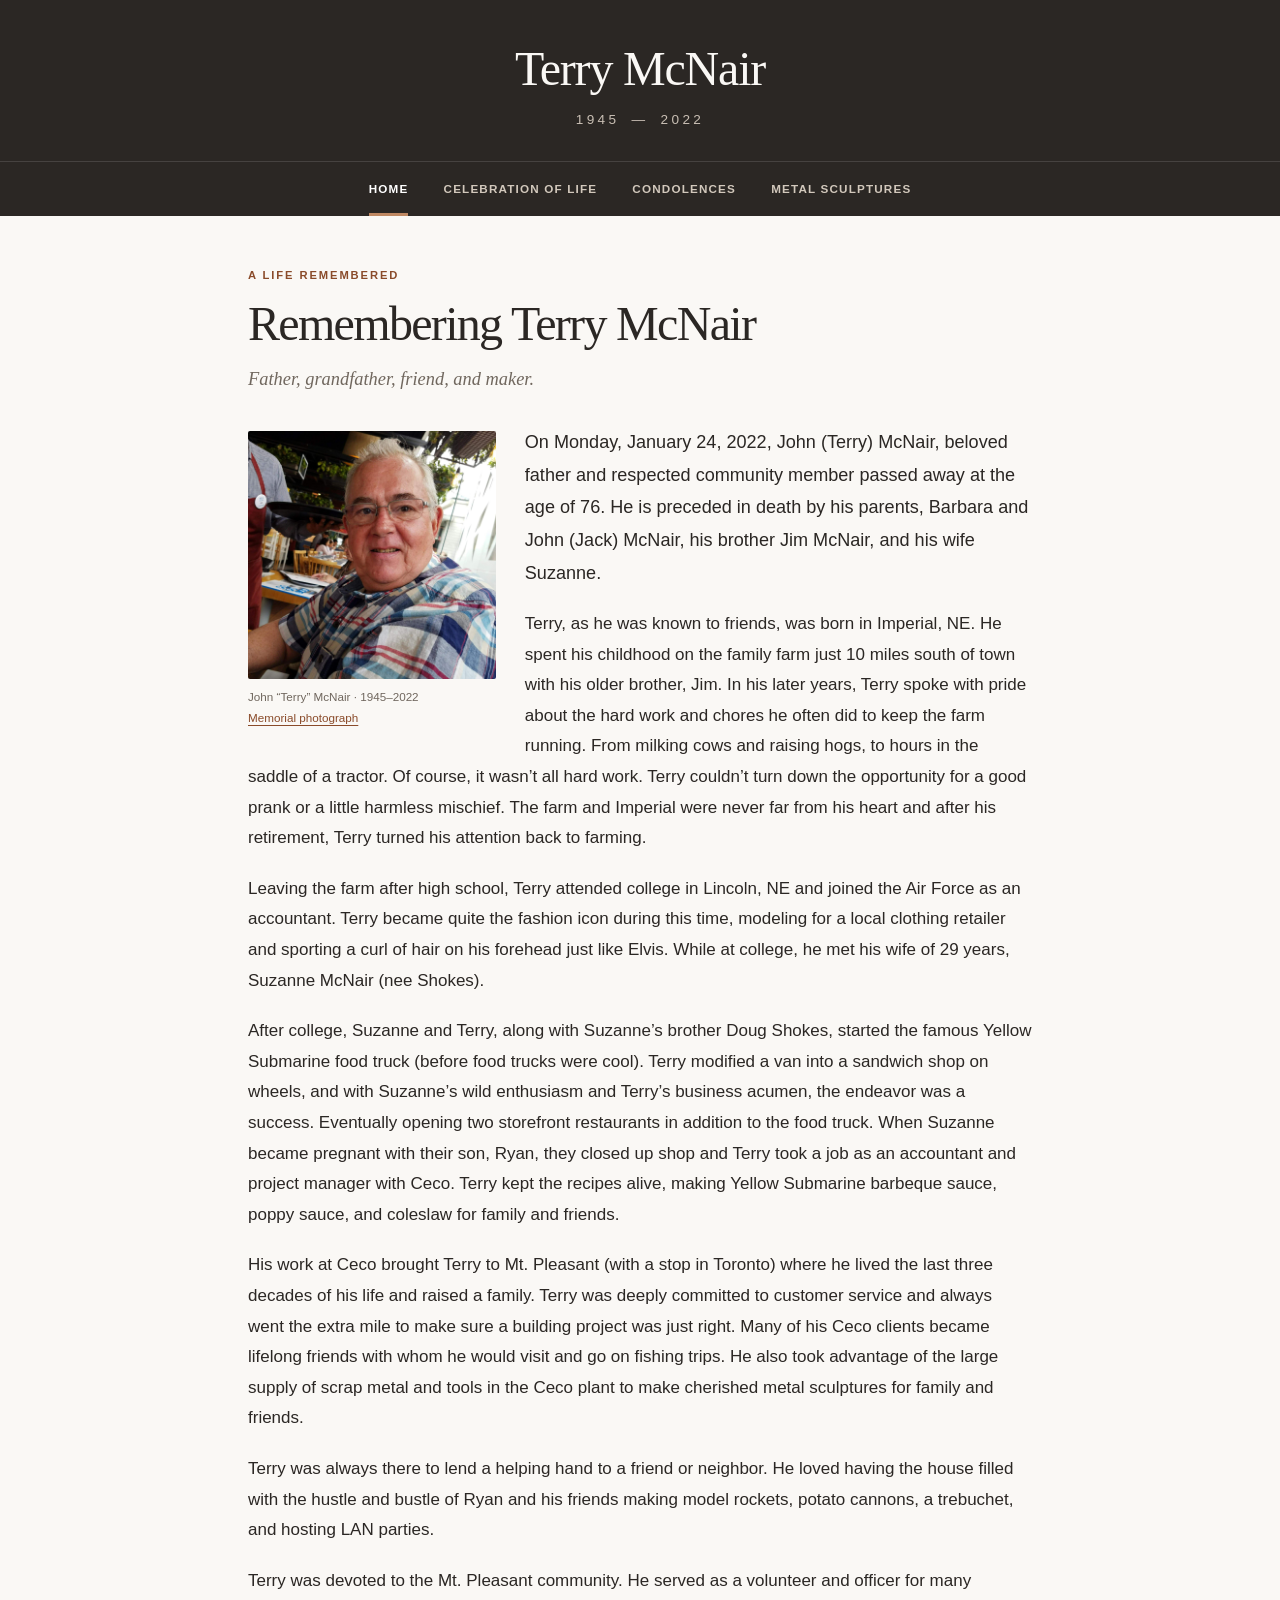
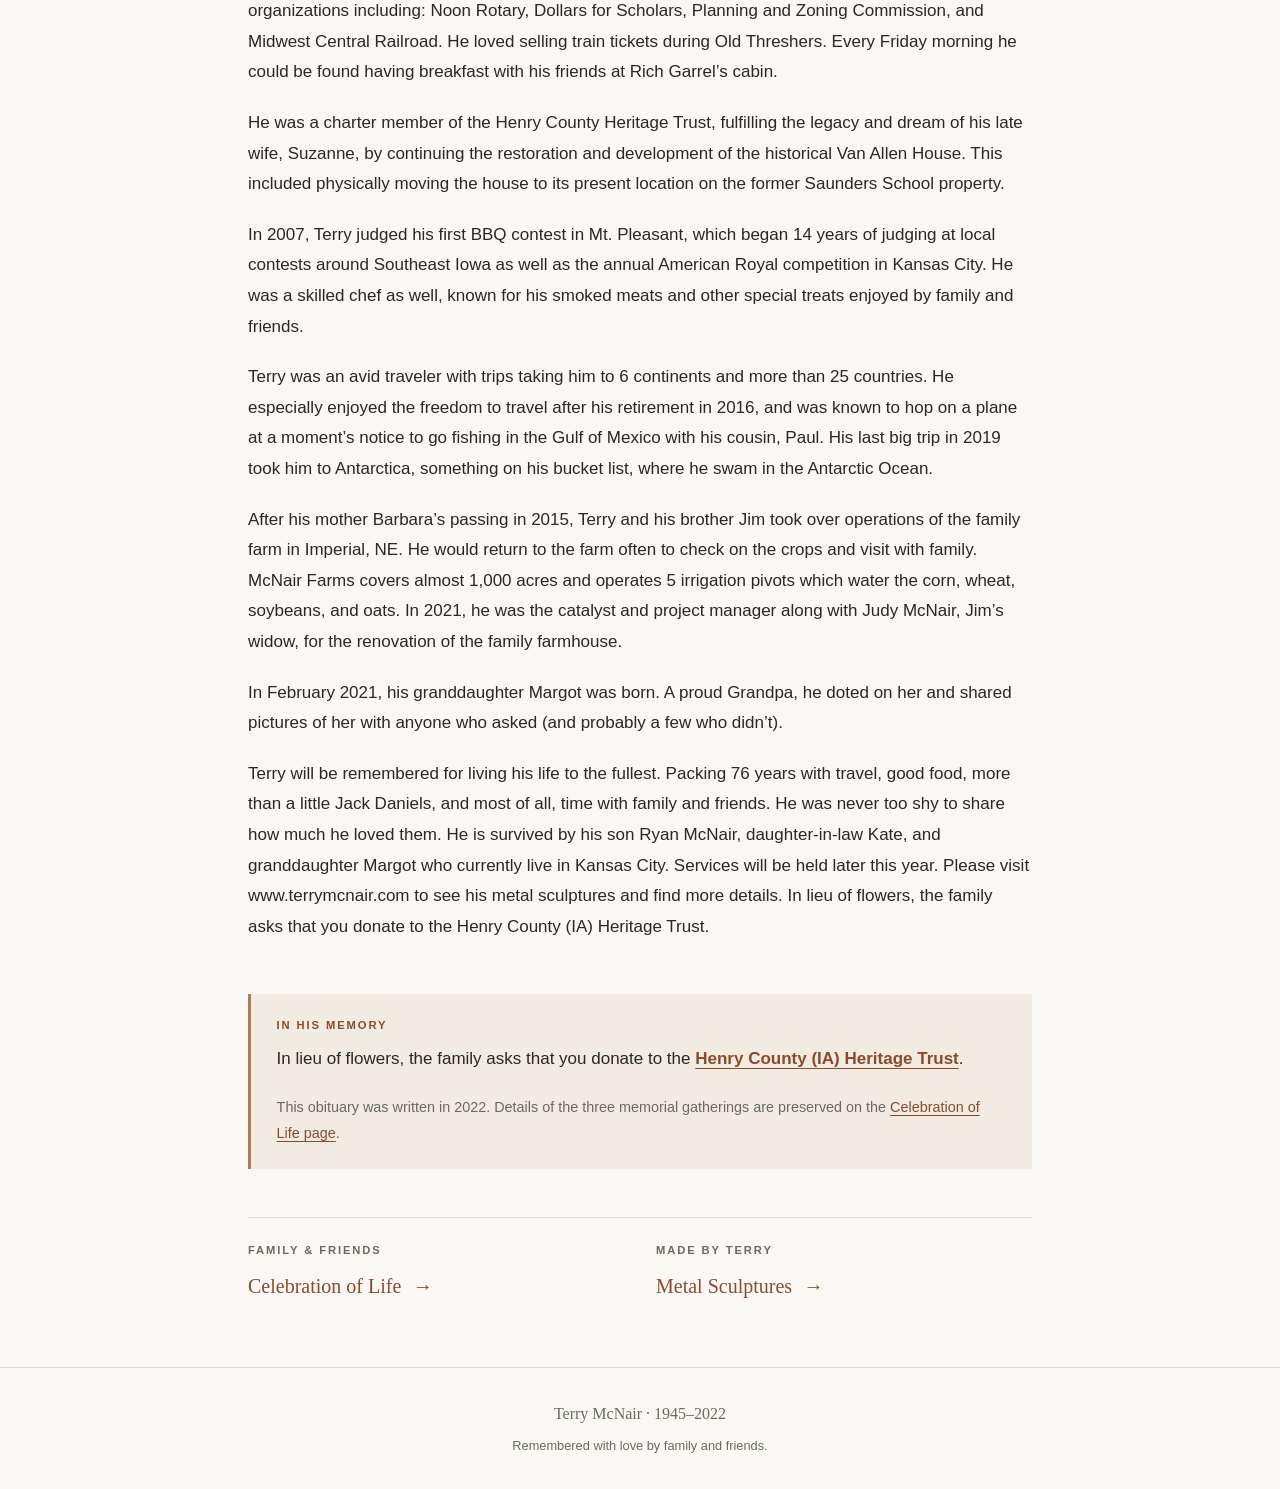
<file: index.html>
<!doctype html>
<html lang="en">
<head>
<!-- Google tag (gtag.js) -->
<script async src="https://www.googletagmanager.com/gtag/js?id=G-TC96XVYT4N"></script>
<script>
  window.dataLayer = window.dataLayer || [];
  function gtag(){dataLayer.push(arguments);}
  gtag('js', new Date());

  gtag('config', 'G-TC96XVYT4N');
</script>
  <meta charset="utf-8">
  <meta name="viewport" content="width=device-width, initial-scale=1">
  <title>Remembering Terry McNair | Terry McNair · 1945–2022</title>
  <meta name="description" content="Remembering John (Terry) McNair, 1945–2022. His life, family, community, travels, and metal sculptures.">
  <link rel="canonical" href="https://www.terrymcnair.com/">
  <meta property="og:title" content="Remembering Terry McNair | Terry McNair">
  <meta property="og:description" content="Remembering John (Terry) McNair, 1945–2022. His life, family, community, travels, and metal sculptures.">
  <meta property="og:type" content="website">
  <meta property="og:url" content="https://www.terrymcnair.com/">
  <meta property="og:image" content="https://www.terrymcnair.com/images/terry-mcnair.jpg">
  <meta name="theme-color" content="#2b2724">
  <link rel="icon" href="./images/favicon.svg" type="image/svg+xml">
  <link rel="stylesheet" href="./css/style.css?v=20261118-2">
  <script src="./js/gallery.js" defer></script>
</head>
<body>
  <a class="skip-link" href="#main">Skip to content</a>
  <header class="site-header">
    <div class="masthead"><a class="site-title" href="./">Terry McNair</a><p class="life-dates">1945 <span aria-hidden="true">—</span> 2022</p></div>
    <nav aria-label="Main navigation"><ul><li><a href="./" aria-current="page">Home</a></li><li><a href="./celebration-of-life/">Celebration of Life</a></li><li><a href="./condolences/">Condolences</a></li><li><a href="./metal-sculptures/">Metal Sculptures</a></li></ul></nav>
  </header>
  <main id="main" class="reading" tabindex="-1">
    <article>
      <div class="page-heading"><p class="eyebrow">A life remembered</p><h1>Remembering Terry McNair</h1><p class="subtitle">Father, grandfather, friend, and maker.</p></div>
      <div class="obituary">
        <figure class="portrait"><img src="./images/terry-mcnair.jpg" width="2048" height="2048" alt="Terry McNair smiling at a restaurant"><figcaption>John “Terry” McNair · 1945–2022<br><a href="./images/memory-01.jpg">Memorial photograph</a></figcaption></figure>
        <p>On Monday, January 24, 2022, John (Terry) McNair, beloved father and respected community member passed away at the age of 76. He is preceded in death by his parents, Barbara and John (Jack) McNair, his brother Jim McNair, and his wife Suzanne.</p>
        <p>Terry, as he was known to friends, was born in Imperial, NE. He spent his childhood on the family farm just 10 miles south of town with his older brother, Jim. In his later years, Terry spoke with pride about the hard work and chores he often did to keep the farm running. From milking cows and raising hogs, to hours in the saddle of a tractor. Of course, it wasn’t all hard work. Terry couldn’t turn down the opportunity for a good prank or a little harmless mischief. The farm and Imperial were never far from his heart and after his retirement, Terry turned his attention back to farming.</p>
        <p>Leaving the farm after high school, Terry attended college in Lincoln, NE and joined the Air Force as an accountant. Terry became quite the fashion icon during this time, modeling for a local clothing retailer and sporting a curl of hair on his forehead just like Elvis. While at college, he met his wife of 29 years, Suzanne McNair (nee Shokes).</p>
        <p>After college, Suzanne and Terry, along with Suzanne’s brother Doug Shokes, started the famous Yellow Submarine food truck (before food trucks were cool). Terry modified a van into a sandwich shop on wheels, and with Suzanne’s wild enthusiasm and Terry’s business acumen, the endeavor was a success. Eventually opening two storefront restaurants in addition to the food truck. When Suzanne became pregnant with their son, Ryan, they closed up shop and Terry took a job as an accountant and project manager with Ceco. Terry kept the recipes alive, making Yellow Submarine barbeque sauce, poppy sauce, and coleslaw for family and friends.</p>
        <p>His work at Ceco brought Terry to Mt. Pleasant (with a stop in Toronto) where he lived the last three decades of his life and raised a family. Terry was deeply committed to customer service and always went the extra mile to make sure a building project was just right. Many of his Ceco clients became lifelong friends with whom he would visit and go on fishing trips. He also took advantage of the large supply of scrap metal and tools in the Ceco plant to make cherished metal sculptures for family and friends.</p>
        <p>Terry was always there to lend a helping hand to a friend or neighbor. He loved having the house filled with the hustle and bustle of Ryan and his friends making model rockets, potato cannons, a trebuchet, and hosting LAN parties.</p>
        <p>Terry was devoted to the Mt. Pleasant community. He served as a volunteer and officer for many organizations including: Noon Rotary, Dollars for Scholars, Planning and Zoning Commission, and Midwest Central Railroad. He loved selling train tickets during Old Threshers. Every Friday morning he could be found having breakfast with his friends at Rich Garrel’s cabin.</p>
        <p>He was a charter member of the Henry County Heritage Trust, fulfilling the legacy and dream of his late wife, Suzanne, by continuing the restoration and development of the historical Van Allen House. This included physically moving the house to its present location on the former Saunders School property.</p>
        <p>In 2007, Terry judged his first BBQ contest in Mt. Pleasant, which began 14 years of judging at local contests around Southeast Iowa as well as the annual American Royal competition in Kansas City. He was a skilled chef as well, known for his smoked meats and other special treats enjoyed by family and friends.</p>
        <p>Terry was an avid traveler with trips taking him to 6 continents and more than 25 countries. He especially enjoyed the freedom to travel after his retirement in 2016, and was known to hop on a plane at a moment’s notice to go fishing in the Gulf of Mexico with his cousin, Paul. His last big trip in 2019 took him to Antarctica, something on his bucket list, where he swam in the Antarctic Ocean.</p>
        <p>After his mother Barbara’s passing in 2015, Terry and his brother Jim took over operations of the family farm in Imperial, NE. He would return to the farm often to check on the crops and visit with family. McNair Farms covers almost 1,000 acres and operates 5 irrigation pivots which water the corn, wheat, soybeans, and oats. In 2021, he was the catalyst and project manager along with Judy McNair, Jim’s widow, for the renovation of the family farmhouse.</p>
        <p>In February 2021, his granddaughter Margot was born. A proud Grandpa, he doted on her and shared pictures of her with anyone who asked (and probably a few who didn’t).</p>
        <p>Terry will be remembered for living his life to the fullest. Packing 76 years with travel, good food, more than a little Jack Daniels, and most of all, time with family and friends. He was never too shy to share how much he loved them. He is survived by his son Ryan McNair, daughter-in-law Kate, and granddaughter Margot who currently live in Kansas City. Services will be held later this year. Please visit www.terrymcnair.com to see his metal sculptures and find more details. In lieu of flowers, the family asks that you donate to the Henry County (IA) Heritage Trust.</p>
      </div>
      <aside class="memorial-note"><p class="eyebrow">In his memory</p><p>In lieu of flowers, the family asks that you donate to the <strong><a href="https://www.henrycountyheritagetrust.org/about-5">Henry County (IA) Heritage Trust</a></strong>.</p><p class="small">This obituary was written in 2022. Details of the three memorial gatherings are preserved on the <a href="./celebration-of-life/">Celebration of Life page</a>.</p></aside>
    </article>
    <div class="explore"><a href="./celebration-of-life/"><span class="eyebrow">Family &amp; friends</span><span>Celebration of Life <span aria-hidden="true">→</span></span></a><a href="./metal-sculptures/"><span class="eyebrow">Made by Terry</span><span>Metal Sculptures <span aria-hidden="true">→</span></span></a></div></main>
  <footer class="site-footer"><p>Terry McNair <span aria-hidden="true">·</span> 1945–2022</p><p>Remembered with love by family and friends.</p></footer>
</body>
</html>
</file>
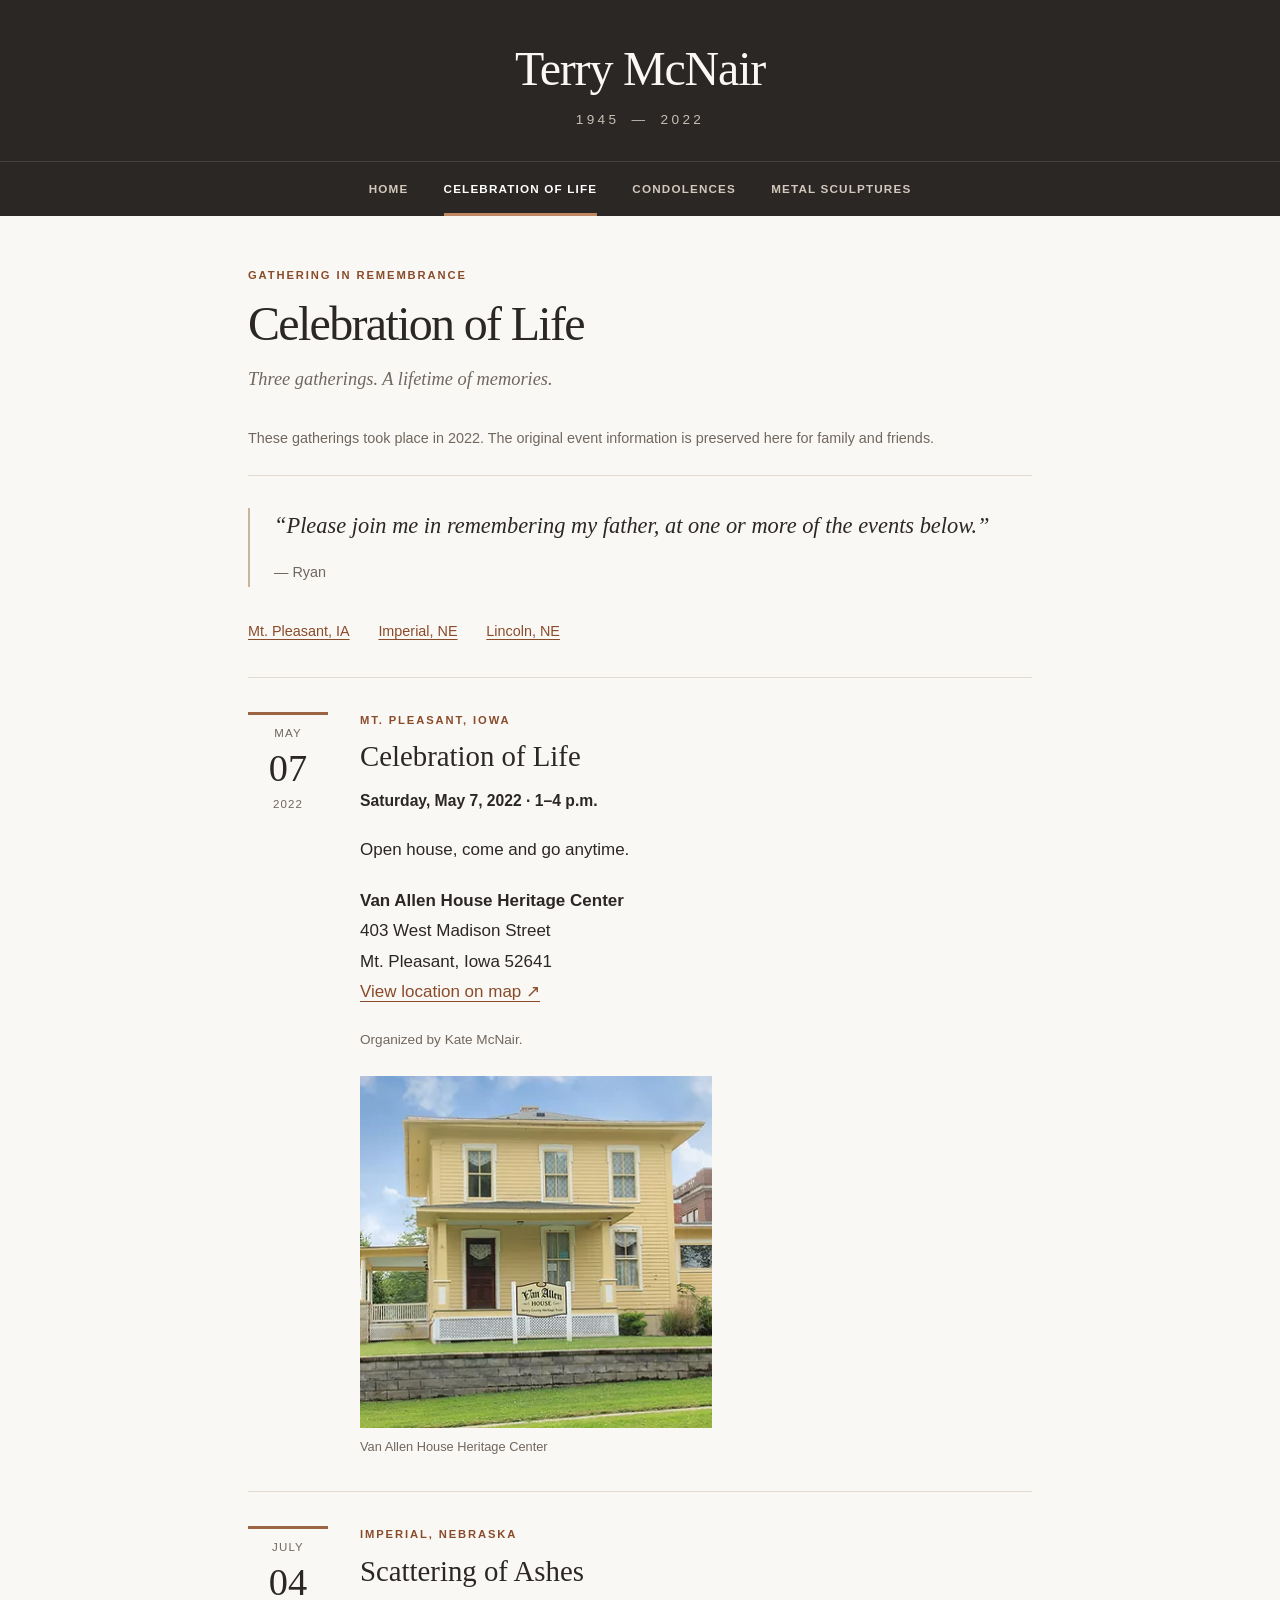
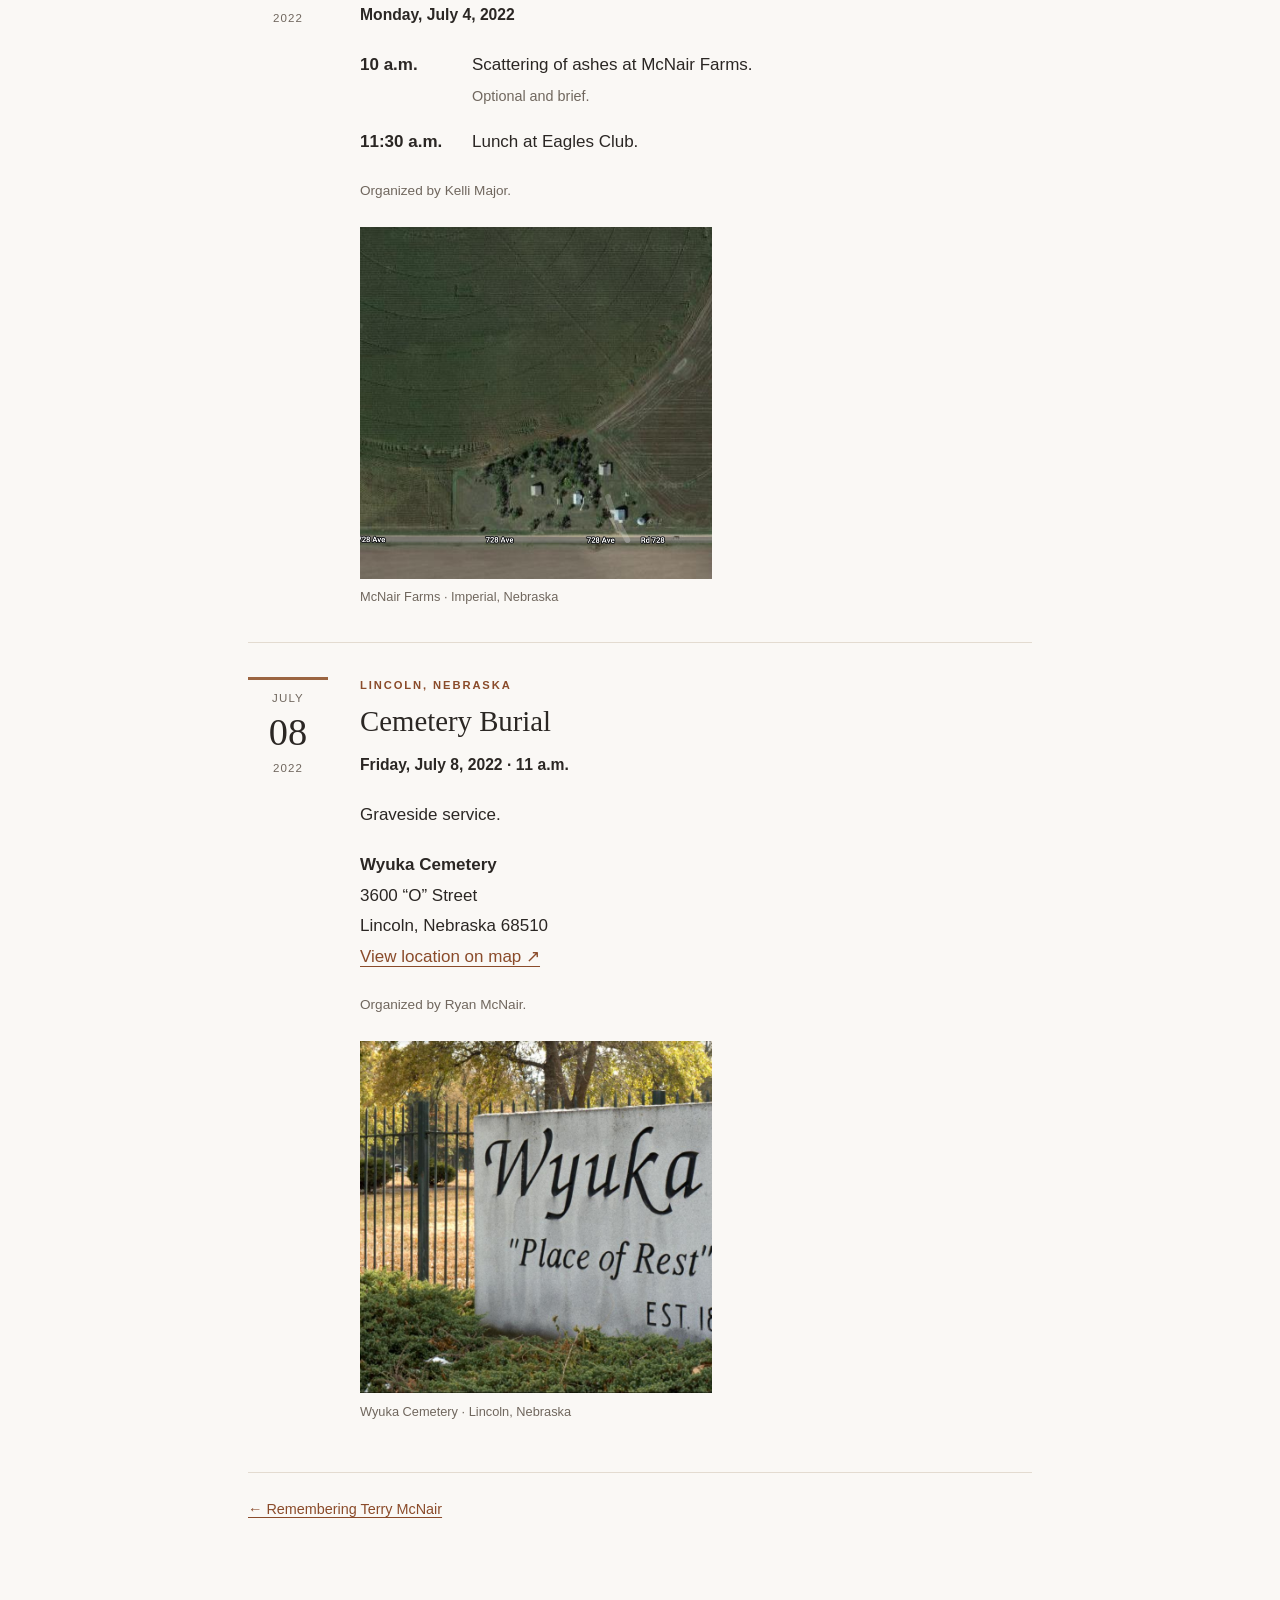
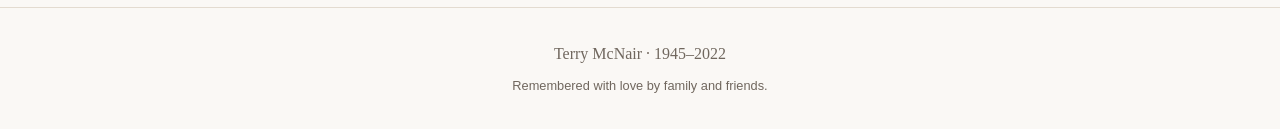
<file: celebration-of-life/index.html>
<!doctype html>
<html lang="en">
<head>
<!-- Google tag (gtag.js) -->
<script async src="https://www.googletagmanager.com/gtag/js?id=G-TC96XVYT4N"></script>
<script>
  window.dataLayer = window.dataLayer || [];
  function gtag(){dataLayer.push(arguments);}
  gtag('js', new Date());

  gtag('config', 'G-TC96XVYT4N');
</script>
  <meta charset="utf-8">
  <meta name="viewport" content="width=device-width, initial-scale=1">
  <title>Celebration of Life | Terry McNair · 1945–2022</title>
  <meta name="description" content="The three 2022 gatherings remembering Terry McNair in Mt. Pleasant, Iowa; Imperial, Nebraska; and Lincoln, Nebraska.">
  <link rel="canonical" href="https://www.terrymcnair.com/celebration-of-life/">
  <meta property="og:title" content="Celebration of Life | Terry McNair">
  <meta property="og:description" content="The three 2022 gatherings remembering Terry McNair in Mt. Pleasant, Iowa; Imperial, Nebraska; and Lincoln, Nebraska.">
  <meta property="og:type" content="website">
  <meta property="og:url" content="https://www.terrymcnair.com/celebration-of-life/">
  <meta property="og:image" content="https://www.terrymcnair.com/images/terry-mcnair.jpg">
  <meta name="theme-color" content="#2b2724">
  <link rel="icon" href="../images/favicon.svg" type="image/svg+xml">
  <link rel="stylesheet" href="../css/style.css?v=20261118-2">
  <script src="../js/gallery.js" defer></script>
</head>
<body>
  <a class="skip-link" href="#main">Skip to content</a>
  <header class="site-header">
    <div class="masthead"><a class="site-title" href="../">Terry McNair</a><p class="life-dates">1945 <span aria-hidden="true">—</span> 2022</p></div>
    <nav aria-label="Main navigation"><ul><li><a href="../">Home</a></li><li><a href="../celebration-of-life/" aria-current="page">Celebration of Life</a></li><li><a href="../condolences/">Condolences</a></li><li><a href="../metal-sculptures/">Metal Sculptures</a></li></ul></nav>
  </header>
  <main id="main" class="reading" tabindex="-1">
    <div class="page-heading"><p class="eyebrow">Gathering in remembrance</p><h1>Celebration of Life</h1><p class="subtitle">Three gatherings. A lifetime of memories.</p></div>
    <p class="archive-note">These gatherings took place in 2022. The original event information is preserved here for family and friends.</p>
    <blockquote><p>“Please join me in remembering my father, at one or more of the events below.”</p><cite>— Ryan</cite></blockquote>
    <nav class="event-nav" aria-label="Jump to an event"><a href="#mt-pleasant">Mt. Pleasant, IA</a><a href="#imperial">Imperial, NE</a><a href="#lincoln">Lincoln, NE</a></nav>
    <div class="events">
      <section class="event" id="mt-pleasant" aria-labelledby="event-one"><div class="event-date"><span>May</span><strong>07</strong><span>2022</span></div><div class="event-body"><p class="eyebrow">Mt. Pleasant, Iowa</p><h2 id="event-one">Celebration of Life</h2><p class="event-time"><time datetime="2022-05-07">Saturday, May 7, 2022</time> · 1–4 p.m.</p><p>Open house, come and go anytime.</p><address><strong>Van Allen House Heritage Center</strong><br>403 West Madison Street<br>Mt. Pleasant, Iowa 52641</address><p><a href="https://www.google.com/maps/search/?api=1&amp;query=Van+Allen+House+403+West+Madison+Street+Mount+Pleasant+Iowa">View location on map <span aria-hidden="true">↗</span></a></p><p class="organizer">Organized by Kate McNair.</p><figure class="event-photo"><img src="../images/memory-02.jpg" width="354" height="354" loading="lazy" alt="The yellow Van Allen House in Mt. Pleasant"><figcaption>Van Allen House Heritage Center</figcaption></figure></div></section>
      <section class="event" id="imperial" aria-labelledby="event-two"><div class="event-date"><span>July</span><strong>04</strong><span>2022</span></div><div class="event-body"><p class="eyebrow">Imperial, Nebraska</p><h2 id="event-two">Scattering of Ashes</h2><p class="event-time"><time datetime="2022-07-04">Monday, July 4, 2022</time></p><dl class="schedule"><dt>10 a.m.</dt><dd>Scattering of ashes at McNair Farms.<br><span class="small">Optional and brief.</span></dd><dt>11:30 a.m.</dt><dd>Lunch at Eagles Club.</dd></dl><p class="organizer">Organized by Kelli Major.</p><figure class="event-photo"><img src="../images/memory-03.jpg" width="696" height="696" loading="lazy" alt="Aerial view of the McNair family farm in Imperial, Nebraska"><figcaption>McNair Farms · Imperial, Nebraska</figcaption></figure></div></section>
      <section class="event" id="lincoln" aria-labelledby="event-three"><div class="event-date"><span>July</span><strong>08</strong><span>2022</span></div><div class="event-body"><p class="eyebrow">Lincoln, Nebraska</p><h2 id="event-three">Cemetery Burial</h2><p class="event-time"><time datetime="2022-07-08">Friday, July 8, 2022</time> · 11 a.m.</p><p>Graveside service.</p><address><strong>Wyuka Cemetery</strong><br>3600 “O” Street<br>Lincoln, Nebraska 68510</address><p><a href="https://www.google.com/maps/search/?api=1&amp;query=Wyuka+Cemetery+3600+O+Street+Lincoln+Nebraska">View location on map <span aria-hidden="true">↗</span></a></p><p class="organizer">Organized by Ryan McNair.</p><figure class="event-photo"><img src="../images/memory-04.jpg" width="804" height="804" loading="lazy" alt="The Wyuka Cemetery entrance sign, Place of Rest"><figcaption>Wyuka Cemetery · Lincoln, Nebraska</figcaption></figure></div></section>
    </div>
    <p class="back-link"><a href="../">← Remembering Terry McNair</a></p></main>
  <footer class="site-footer"><p>Terry McNair <span aria-hidden="true">·</span> 1945–2022</p><p>Remembered with love by family and friends.</p></footer>
</body>
</html>
</file>
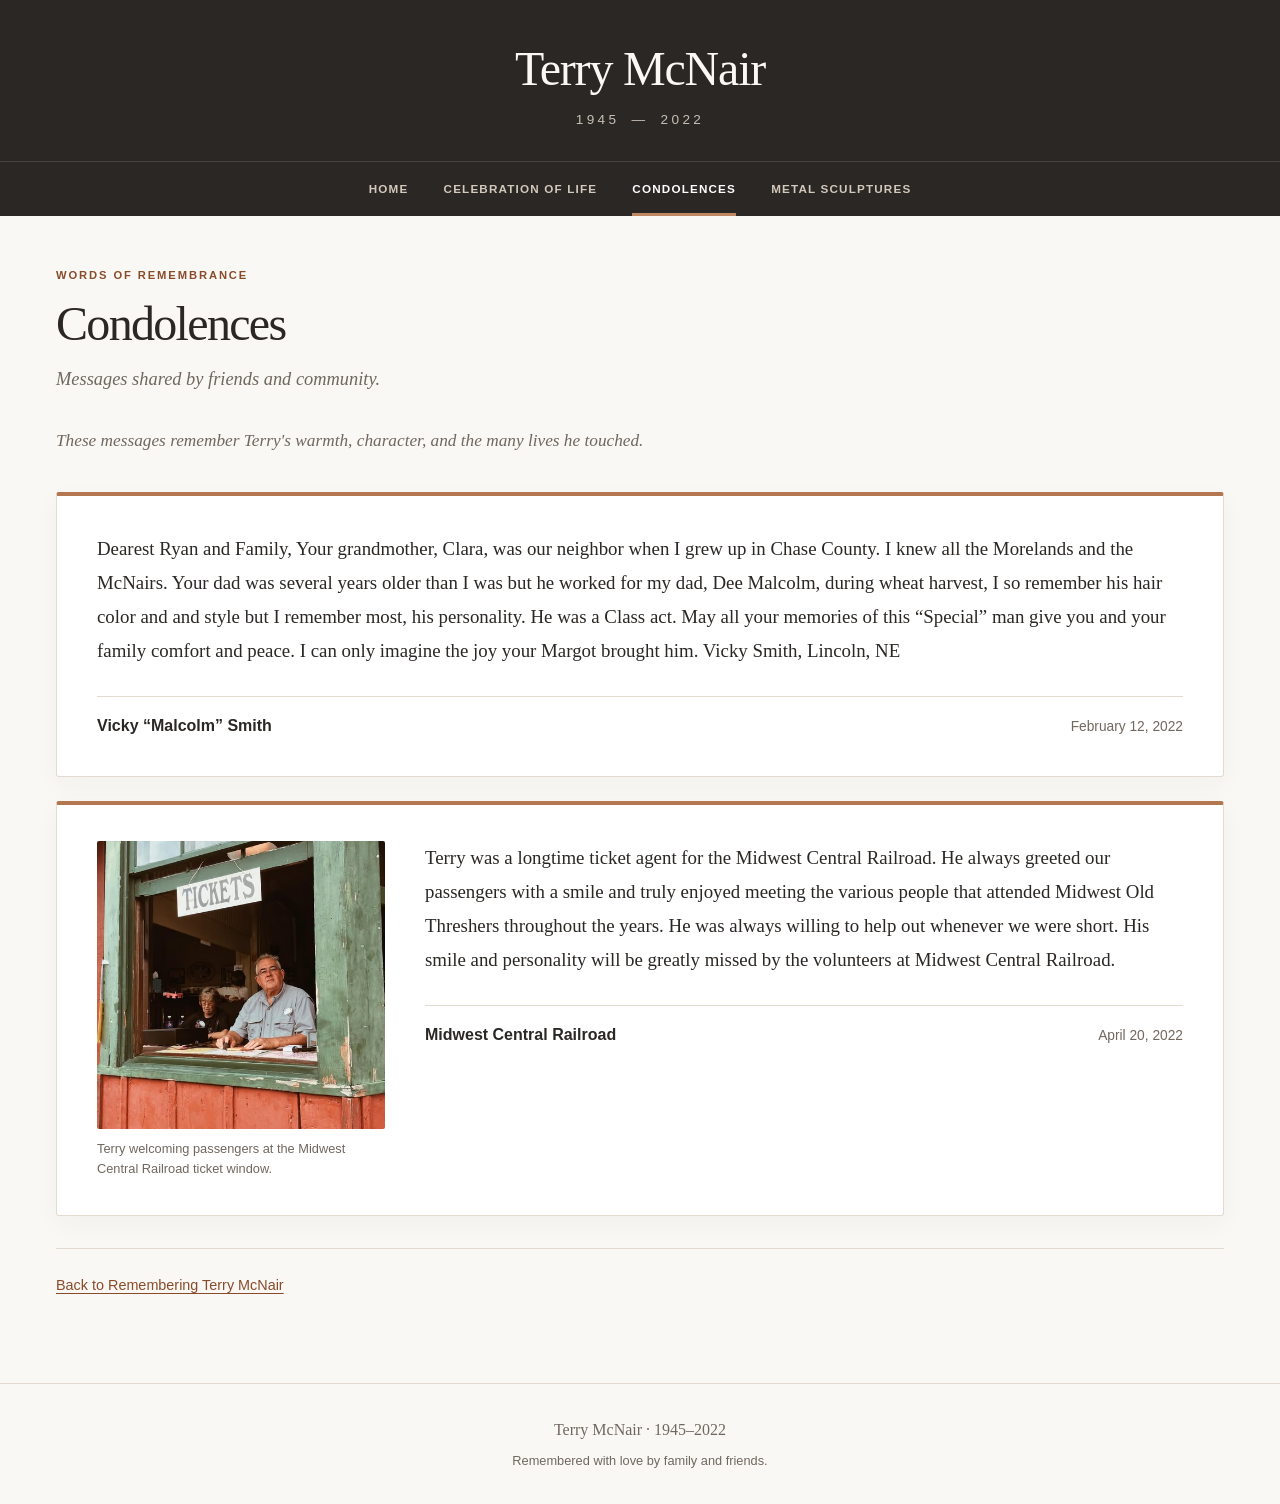
<file: condolences/index.html>
<!doctype html>
<html lang="en">
<head>
<!-- Google tag (gtag.js) -->
<script async src="https://www.googletagmanager.com/gtag/js?id=G-TC96XVYT4N"></script>
<script>
  window.dataLayer = window.dataLayer || [];
  function gtag(){dataLayer.push(arguments);}
  gtag('js', new Date());

  gtag('config', 'G-TC96XVYT4N');
</script>
  <meta charset="utf-8">
  <meta name="viewport" content="width=device-width, initial-scale=1">
  <title>Condolences | Terry McNair · 1945–2022</title>
  <meta name="description" content="Messages of sympathy and remembrance shared by friends and community members in memory of Terry McNair.">
  <link rel="canonical" href="https://www.terrymcnair.com/condolences/">
  <meta property="og:title" content="Condolences | Terry McNair">
  <meta property="og:description" content="Messages of sympathy and remembrance shared by friends and community members in memory of Terry McNair.">
  <meta property="og:type" content="website">
  <meta property="og:url" content="https://www.terrymcnair.com/condolences/">
  <meta property="og:image" content="https://www.terrymcnair.com/images/terry-mcnair.jpg">
  <meta name="theme-color" content="#2b2724">
  <link rel="icon" href="../images/favicon.svg" type="image/svg+xml">
  <link rel="stylesheet" href="../css/style.css?v=20261118-2">
  <script src="../js/gallery.js" defer></script>
</head>
<body>
  <a class="skip-link" href="#main">Skip to content</a>
  <header class="site-header">
    <div class="masthead"><a class="site-title" href="../">Terry McNair</a><p class="life-dates">1945 <span aria-hidden="true">—</span> 2022</p></div>
    <nav aria-label="Main navigation"><ul><li><a href="../">Home</a></li><li><a href="../celebration-of-life/">Celebration of Life</a></li><li><a href="../condolences/" aria-current="page">Condolences</a></li><li><a href="../metal-sculptures/">Metal Sculptures</a></li></ul></nav>
  </header>
  <main id="main" class="wide" tabindex="-1">
    <div class="page-heading"><p class="eyebrow">Words of remembrance</p><h1>Condolences</h1><p class="subtitle">Messages shared by friends and community.</p></div>
    <p class="condolences-intro">These messages remember Terry's warmth, character, and the many lives he touched.</p>
    <div class="condolence-list">
      <article class="condolence" aria-labelledby="condolence-1">
        <div class="condolence-body"><p>Dearest Ryan and Family, Your grandmother, Clara, was our neighbor when I grew up in Chase County. I knew all the Morelands and the McNairs. Your dad was several years older than I was but he worked for my dad, Dee Malcolm, during wheat harvest, I so remember his hair color and and style but I remember most, his personality. He was a Class act. May all your memories of this “Special” man give you and your family comfort and peace. I can only imagine the joy your Margot brought him. Vicky Smith, Lincoln, NE</p>
          <footer><h2 id="condolence-1">Vicky “Malcolm” Smith</h2><time datetime="2022-02-12">February 12, 2022</time></footer>
        </div>
        
      </article>
      <article class="condolence condolence--with-photo" aria-labelledby="condolence-2">
        <div class="condolence-body"><p>Terry was a longtime ticket agent for the Midwest Central Railroad. He always greeted our passengers with a smile and truly enjoyed meeting the various people that attended Midwest Old Threshers throughout the years. He was always willing to help out whenever we were short. His smile and personality will be greatly missed by the volunteers at Midwest Central Railroad.</p>
          <footer><h2 id="condolence-2">Midwest Central Railroad</h2><time datetime="2022-04-20">April 20, 2022</time></footer>
        </div>
        <figure class="condolence-photo"><img src="../images/terry-railroad.jpg" width="526" height="526" loading="lazy" alt="Terry McNair smiling at the Midwest Central Railroad ticket window beneath a Tickets sign"><figcaption>Terry welcoming passengers at the Midwest Central Railroad ticket window.</figcaption></figure>
      </article>
    </div>
    <p class="back-link"><a href="../">Back to Remembering Terry McNair</a></p></main>
  <footer class="site-footer"><p>Terry McNair <span aria-hidden="true">·</span> 1945–2022</p><p>Remembered with love by family and friends.</p></footer>
</body>
</html>
</file>
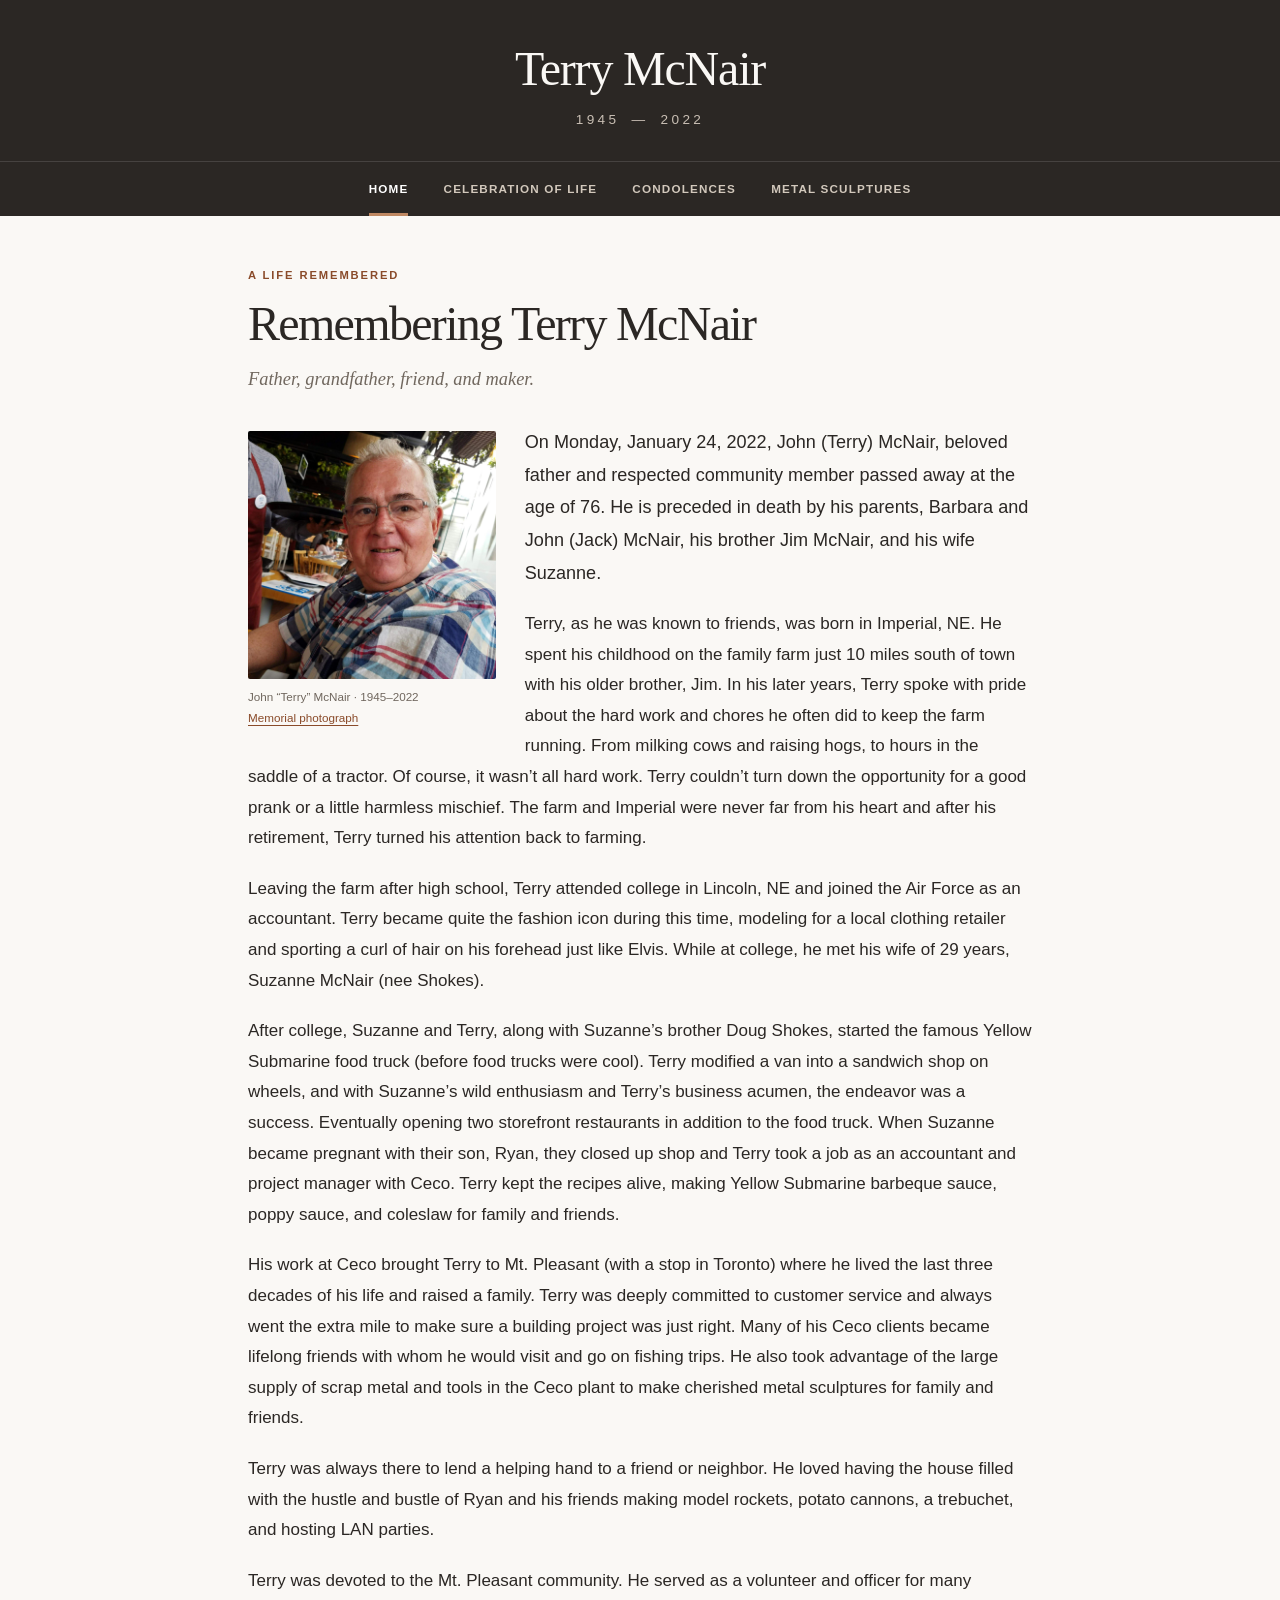
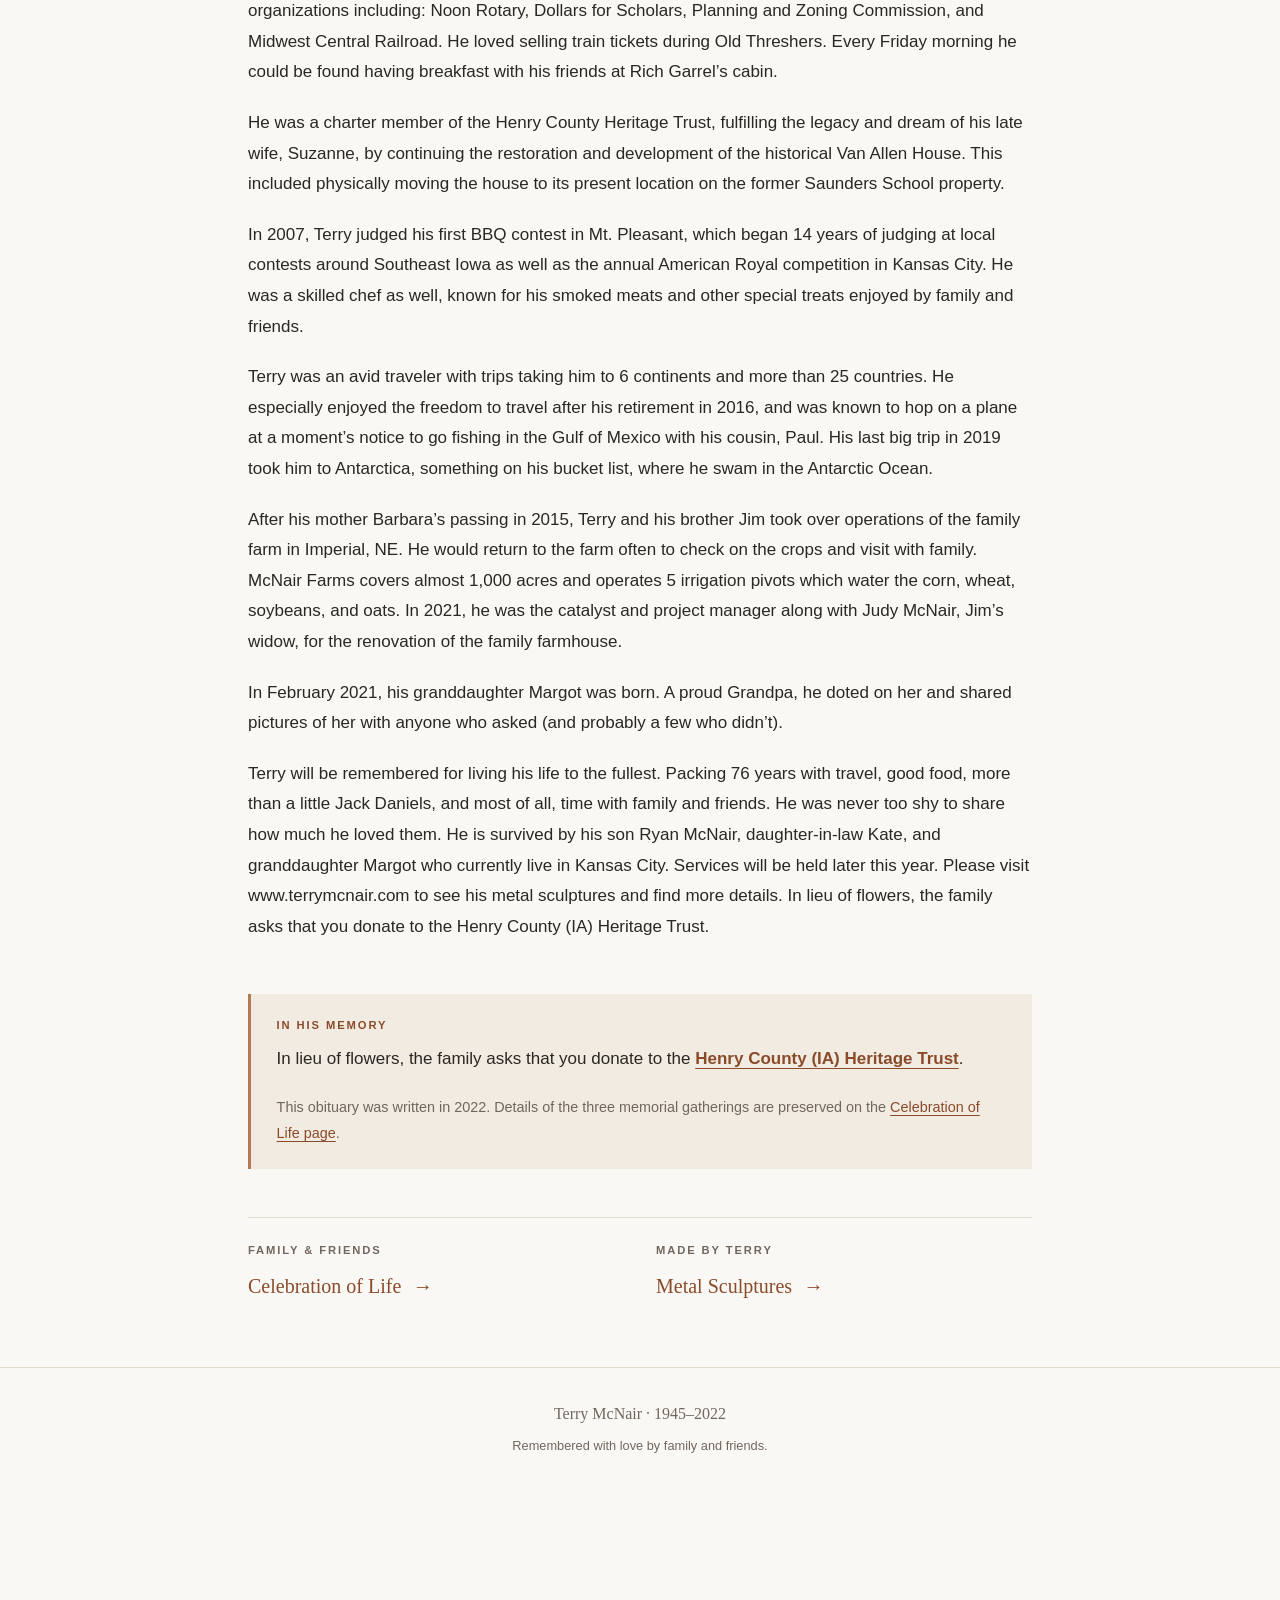
<file: home/index.html>
<!doctype html><html lang="en"><head><!-- Google tag (gtag.js) -->
<script async src="https://www.googletagmanager.com/gtag/js?id=G-TC96XVYT4N"></script>
<script>
  window.dataLayer = window.dataLayer || [];
  function gtag(){dataLayer.push(arguments);}
  gtag('js', new Date());

  gtag('config', 'G-TC96XVYT4N');
</script><meta charset="utf-8"><meta name="viewport" content="width=device-width,initial-scale=1"><title>Terry McNair</title><link rel="canonical" href="https://www.terrymcnair.com/"><meta http-equiv="refresh" content="0;url=../"></head><body><p><a href="../">Continue to Terry McNair’s memorial website</a>.</p></body></html>
</file>
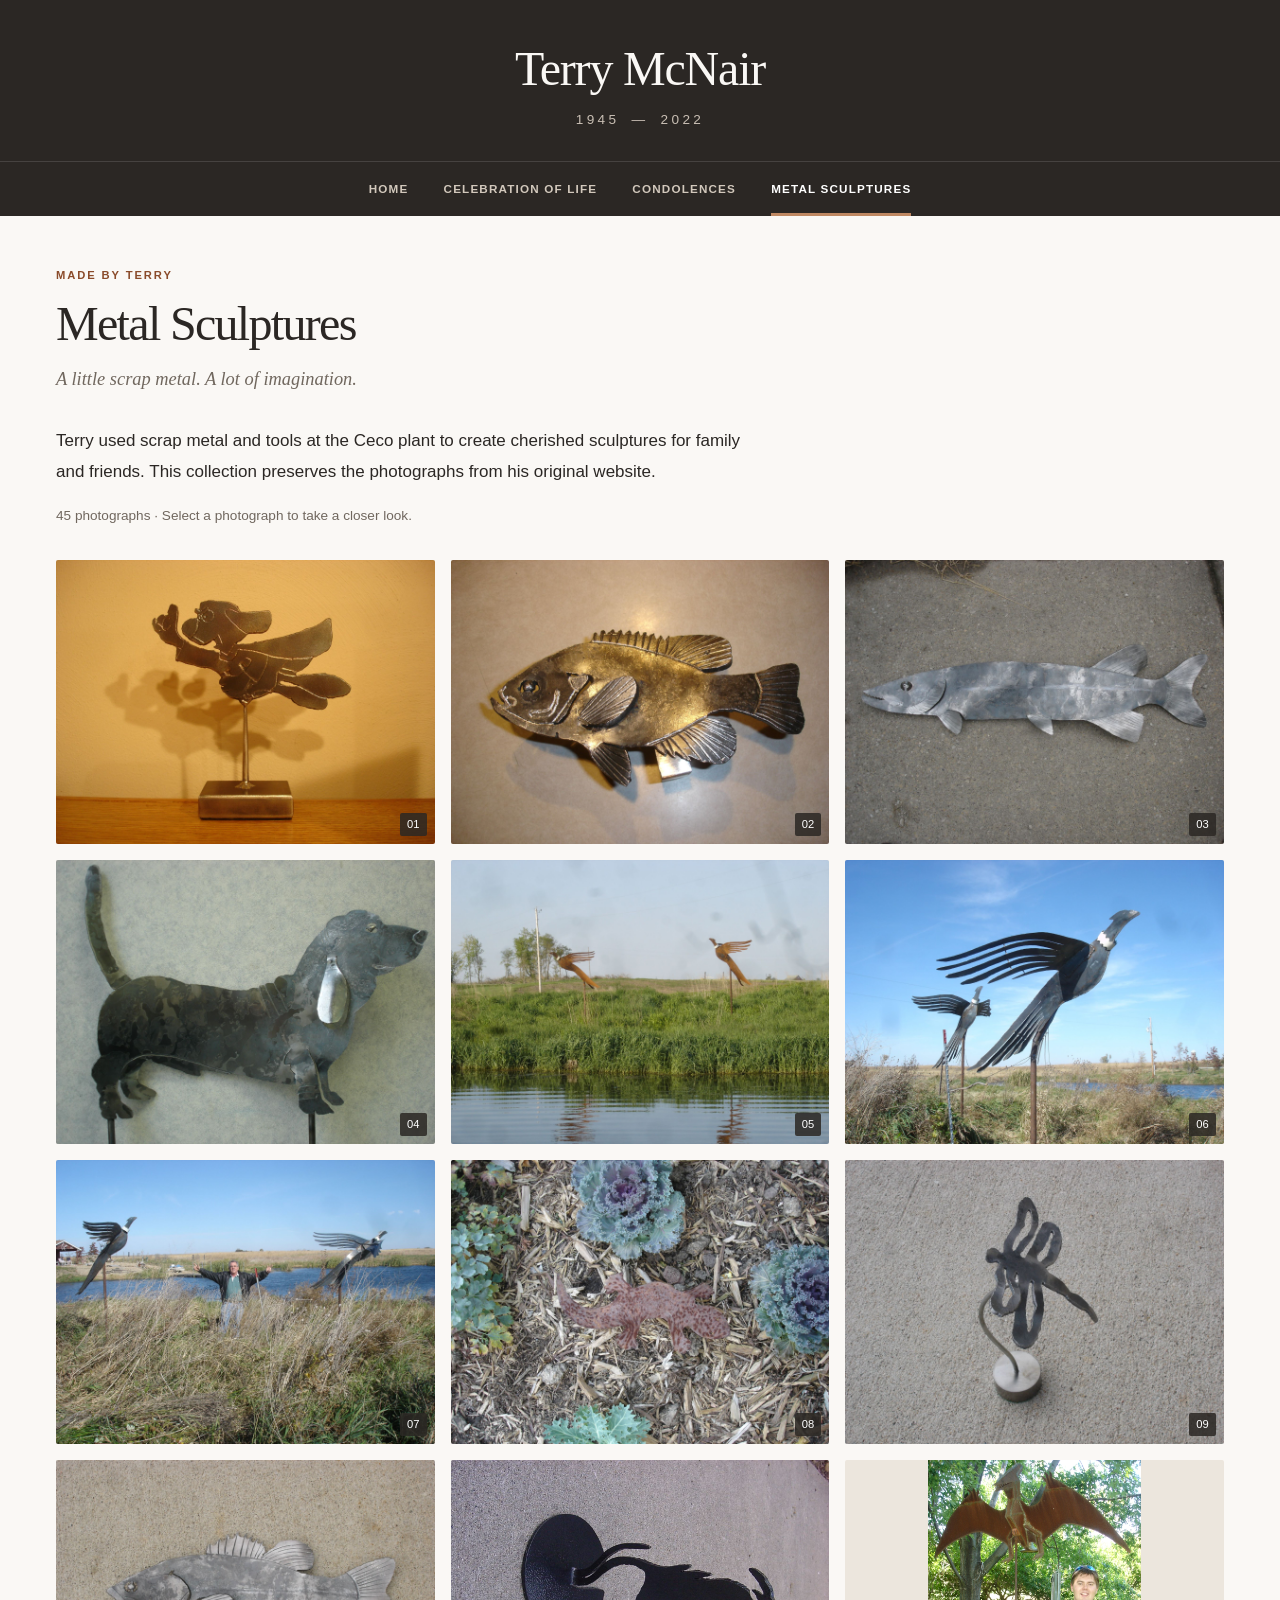
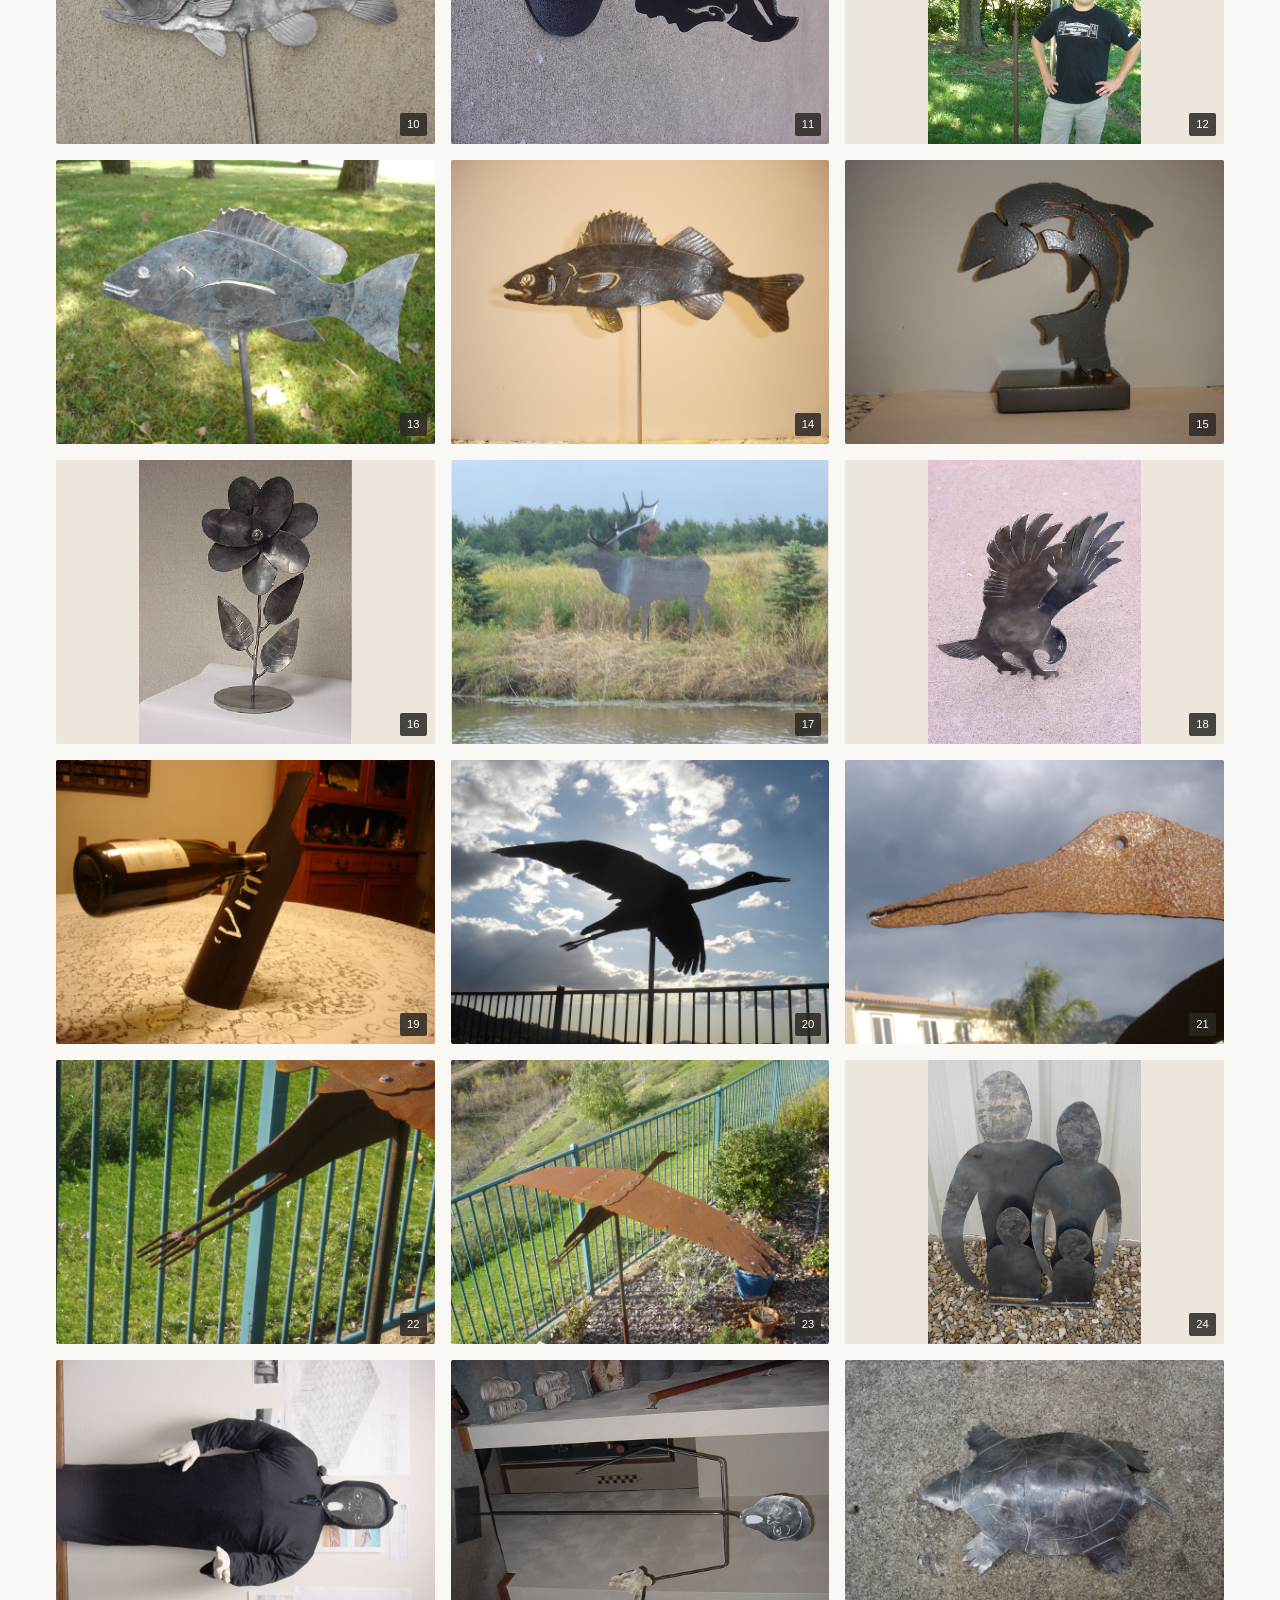
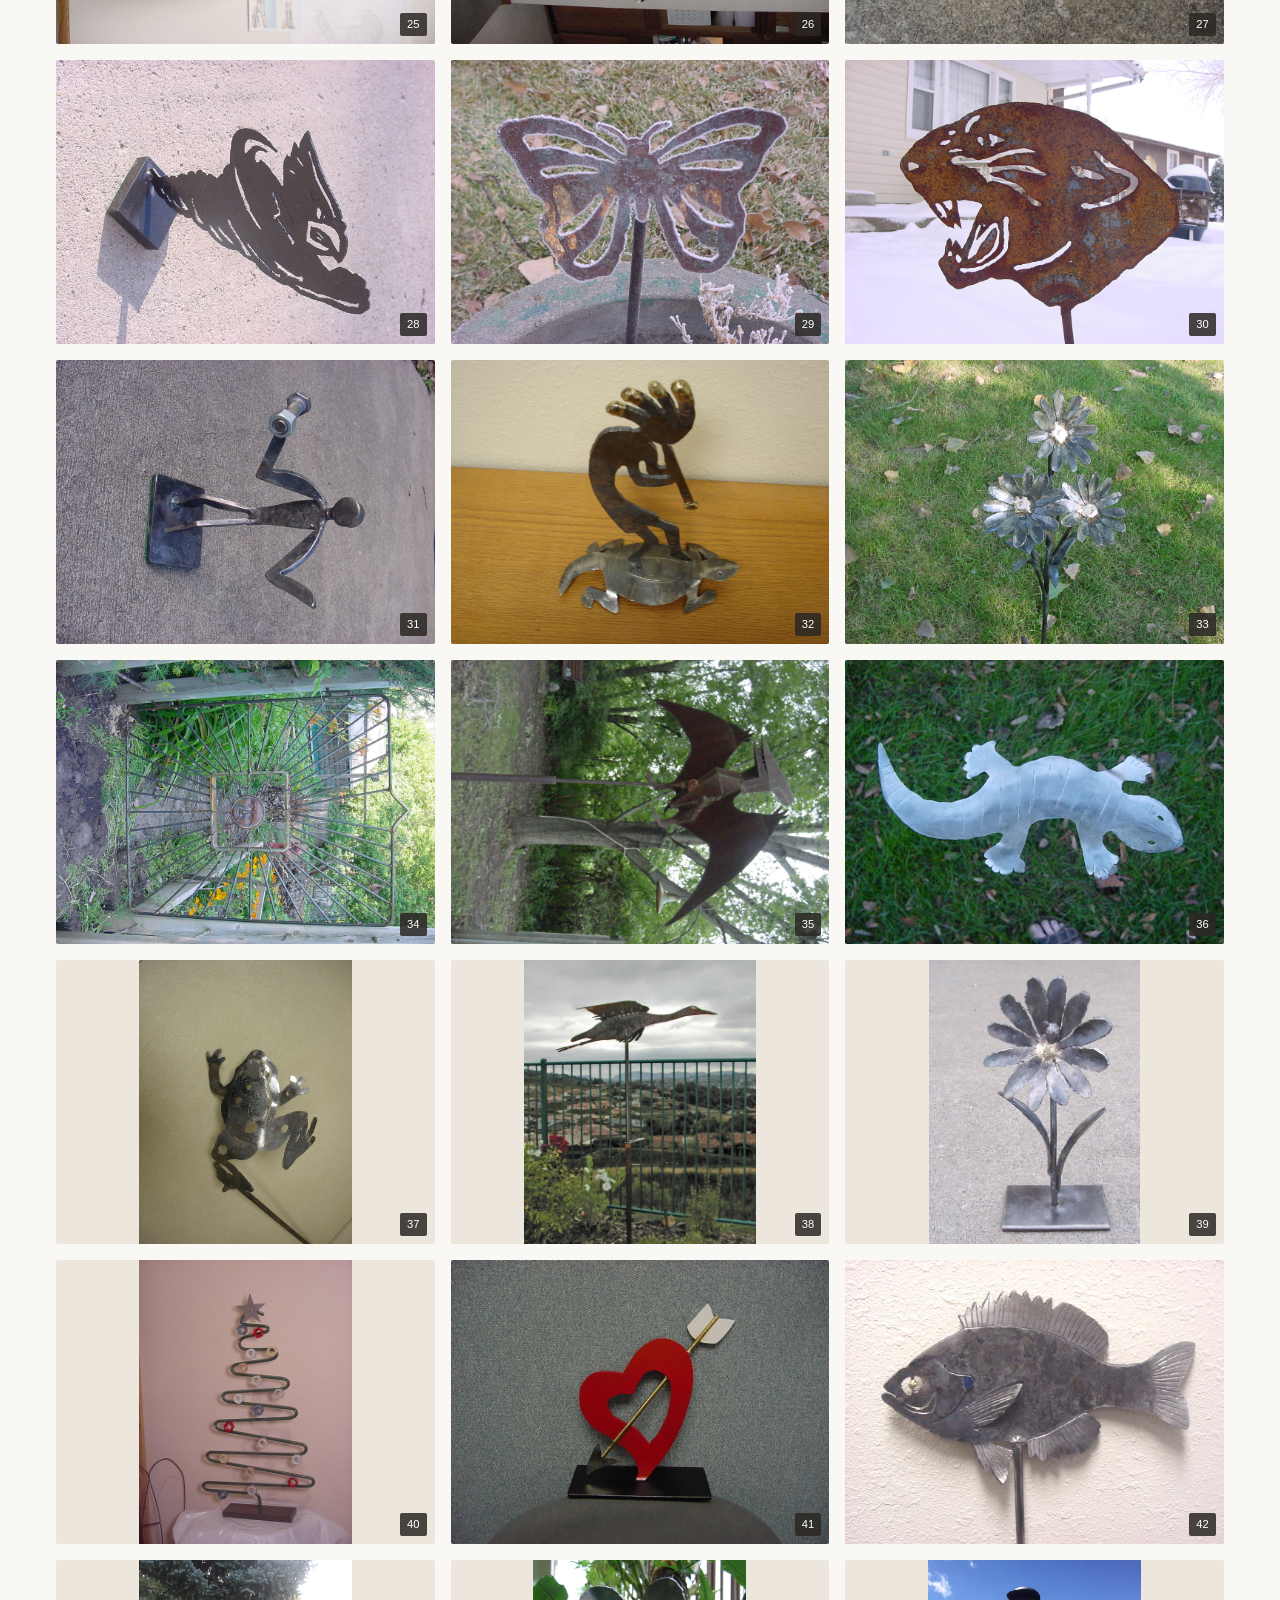
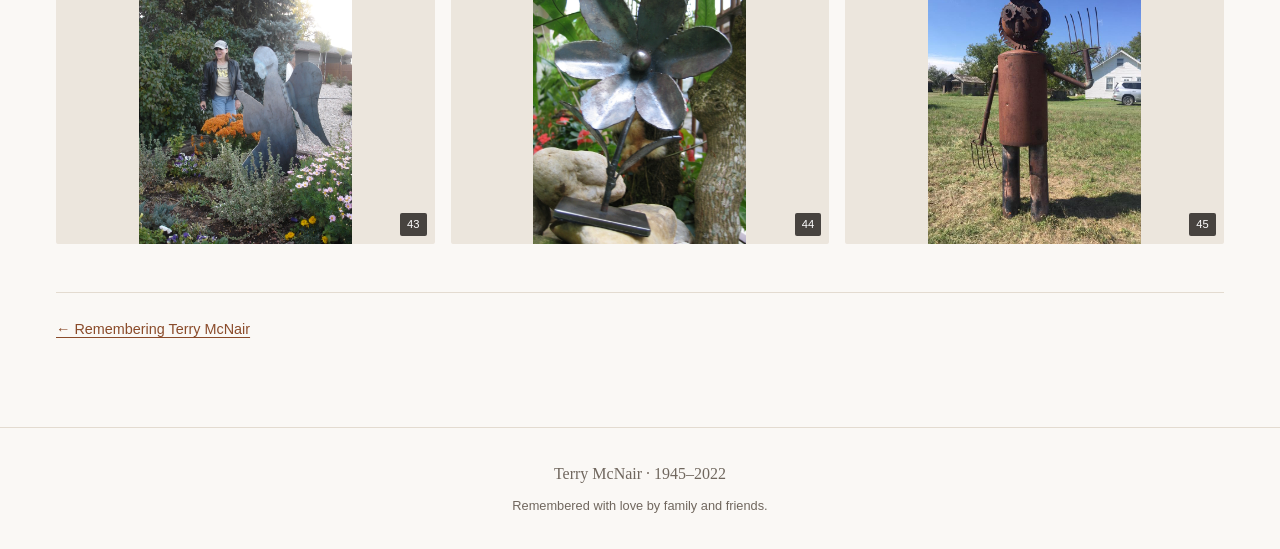
<file: metal-sculptures/index.html>
<!doctype html>
<html lang="en">
<head>
<!-- Google tag (gtag.js) -->
<script async src="https://www.googletagmanager.com/gtag/js?id=G-TC96XVYT4N"></script>
<script>
  window.dataLayer = window.dataLayer || [];
  function gtag(){dataLayer.push(arguments);}
  gtag('js', new Date());

  gtag('config', 'G-TC96XVYT4N');
</script>
  <meta charset="utf-8">
  <meta name="viewport" content="width=device-width, initial-scale=1">
  <title>Metal Sculptures | Terry McNair · 1945–2022</title>
  <meta name="description" content="A gallery of Terry McNair’s metal sculptures, made for family and friends from scrap metal at the Ceco plant.">
  <link rel="canonical" href="https://www.terrymcnair.com/metal-sculptures/">
  <meta property="og:title" content="Metal Sculptures | Terry McNair">
  <meta property="og:description" content="A gallery of Terry McNair’s metal sculptures, made for family and friends from scrap metal at the Ceco plant.">
  <meta property="og:type" content="website">
  <meta property="og:url" content="https://www.terrymcnair.com/metal-sculptures/">
  <meta property="og:image" content="https://www.terrymcnair.com/images/terry-mcnair.jpg">
  <meta name="theme-color" content="#2b2724">
  <link rel="icon" href="../images/favicon.svg" type="image/svg+xml">
  <link rel="stylesheet" href="../css/style.css?v=20261118-2">
  <script src="../js/gallery.js" defer></script>
</head>
<body>
  <a class="skip-link" href="#main">Skip to content</a>
  <header class="site-header">
    <div class="masthead"><a class="site-title" href="../">Terry McNair</a><p class="life-dates">1945 <span aria-hidden="true">—</span> 2022</p></div>
    <nav aria-label="Main navigation"><ul><li><a href="../">Home</a></li><li><a href="../celebration-of-life/">Celebration of Life</a></li><li><a href="../condolences/">Condolences</a></li><li><a href="../metal-sculptures/" aria-current="page">Metal Sculptures</a></li></ul></nav>
  </header>
  <main id="main" class="wide" tabindex="-1">
    <div class="page-heading"><p class="eyebrow">Made by Terry</p><h1>Metal Sculptures</h1><p class="subtitle">A little scrap metal. A lot of imagination.</p></div>
    <p class="gallery-intro">Terry used scrap metal and tools at the Ceco plant to create cherished sculptures for family and friends. This collection preserves the photographs from his original website.</p>
    <p class="gallery-hint">45 photographs · Select a photograph to take a closer look.</p>
    <div class="sculpture-gallery gallery"><a class="gallery-item" href="../images/sculptures/sculpture-01.jpg"><img src="../images/sculptures/sculpture-01.jpg" alt="Metal sculpture by Terry McNair, photograph 1" loading="lazy"><span class="photo-number" aria-hidden="true">01</span></a>
      <a class="gallery-item" href="../images/sculptures/sculpture-02.jpg"><img src="../images/sculptures/sculpture-02.jpg" alt="Metal sculpture by Terry McNair, photograph 2" loading="lazy"><span class="photo-number" aria-hidden="true">02</span></a>
      <a class="gallery-item" href="../images/sculptures/sculpture-03.jpg"><img src="../images/sculptures/sculpture-03.jpg" alt="Metal sculpture by Terry McNair, photograph 3" loading="lazy"><span class="photo-number" aria-hidden="true">03</span></a>
      <a class="gallery-item" href="../images/sculptures/sculpture-04.jpg"><img src="../images/sculptures/sculpture-04.jpg" alt="Metal sculpture by Terry McNair, photograph 4" loading="lazy"><span class="photo-number" aria-hidden="true">04</span></a>
      <a class="gallery-item" href="../images/sculptures/sculpture-05.jpg"><img src="../images/sculptures/sculpture-05.jpg" alt="Metal sculpture by Terry McNair, photograph 5" loading="lazy"><span class="photo-number" aria-hidden="true">05</span></a>
      <a class="gallery-item" href="../images/sculptures/sculpture-06.jpg"><img src="../images/sculptures/sculpture-06.jpg" alt="Metal sculpture by Terry McNair, photograph 6" loading="lazy"><span class="photo-number" aria-hidden="true">06</span></a>
      <a class="gallery-item" href="../images/sculptures/sculpture-07.jpg"><img src="../images/sculptures/sculpture-07.jpg" alt="Metal sculpture by Terry McNair, photograph 7" loading="lazy"><span class="photo-number" aria-hidden="true">07</span></a>
      <a class="gallery-item" href="../images/sculptures/sculpture-08.jpg"><img src="../images/sculptures/sculpture-08.jpg" alt="Metal sculpture by Terry McNair, photograph 8" loading="lazy"><span class="photo-number" aria-hidden="true">08</span></a>
      <a class="gallery-item" href="../images/sculptures/sculpture-09.jpg"><img src="../images/sculptures/sculpture-09.jpg" alt="Metal sculpture by Terry McNair, photograph 9" loading="lazy"><span class="photo-number" aria-hidden="true">09</span></a>
      <a class="gallery-item" href="../images/sculptures/sculpture-10.jpg"><img src="../images/sculptures/sculpture-10.jpg" alt="Metal sculpture by Terry McNair, photograph 10" loading="lazy"><span class="photo-number" aria-hidden="true">10</span></a>
      <a class="gallery-item" href="../images/sculptures/sculpture-11.jpg"><img src="../images/sculptures/sculpture-11.jpg" alt="Metal sculpture by Terry McNair, photograph 11" loading="lazy"><span class="photo-number" aria-hidden="true">11</span></a>
      <a class="gallery-item" href="../images/sculptures/sculpture-12.jpg"><img src="../images/sculptures/sculpture-12.jpg" alt="Metal sculpture by Terry McNair, photograph 12" loading="lazy"><span class="photo-number" aria-hidden="true">12</span></a>
      <a class="gallery-item" href="../images/sculptures/sculpture-13.jpg"><img src="../images/sculptures/sculpture-13.jpg" alt="Metal sculpture by Terry McNair, photograph 13" loading="lazy"><span class="photo-number" aria-hidden="true">13</span></a>
      <a class="gallery-item" href="../images/sculptures/sculpture-14.jpg"><img src="../images/sculptures/sculpture-14.jpg" alt="Metal sculpture by Terry McNair, photograph 14" loading="lazy"><span class="photo-number" aria-hidden="true">14</span></a>
      <a class="gallery-item" href="../images/sculptures/sculpture-15.jpg"><img src="../images/sculptures/sculpture-15.jpg" alt="Metal sculpture by Terry McNair, photograph 15" loading="lazy"><span class="photo-number" aria-hidden="true">15</span></a>
      <a class="gallery-item" href="../images/sculptures/sculpture-16.jpg"><img src="../images/sculptures/sculpture-16.jpg" alt="Metal sculpture by Terry McNair, photograph 16" loading="lazy"><span class="photo-number" aria-hidden="true">16</span></a>
      <a class="gallery-item" href="../images/sculptures/sculpture-17.jpg"><img src="../images/sculptures/sculpture-17.jpg" alt="Metal sculpture by Terry McNair, photograph 17" loading="lazy"><span class="photo-number" aria-hidden="true">17</span></a>
      <a class="gallery-item" href="../images/sculptures/sculpture-18.jpg"><img src="../images/sculptures/sculpture-18.jpg" alt="Metal sculpture by Terry McNair, photograph 18" loading="lazy"><span class="photo-number" aria-hidden="true">18</span></a>
      <a class="gallery-item" href="../images/sculptures/sculpture-19.jpg"><img src="../images/sculptures/sculpture-19.jpg" alt="Metal sculpture by Terry McNair, photograph 19" loading="lazy"><span class="photo-number" aria-hidden="true">19</span></a>
      <a class="gallery-item" href="../images/sculptures/sculpture-20.jpg"><img src="../images/sculptures/sculpture-20.jpg" alt="Metal sculpture by Terry McNair, photograph 20" loading="lazy"><span class="photo-number" aria-hidden="true">20</span></a>
      <a class="gallery-item" href="../images/sculptures/sculpture-21.jpg"><img src="../images/sculptures/sculpture-21.jpg" alt="Metal sculpture by Terry McNair, photograph 21" loading="lazy"><span class="photo-number" aria-hidden="true">21</span></a>
      <a class="gallery-item" href="../images/sculptures/sculpture-22.jpg"><img src="../images/sculptures/sculpture-22.jpg" alt="Metal sculpture by Terry McNair, photograph 22" loading="lazy"><span class="photo-number" aria-hidden="true">22</span></a>
      <a class="gallery-item" href="../images/sculptures/sculpture-23.jpg"><img src="../images/sculptures/sculpture-23.jpg" alt="Metal sculpture by Terry McNair, photograph 23" loading="lazy"><span class="photo-number" aria-hidden="true">23</span></a>
      <a class="gallery-item" href="../images/sculptures/sculpture-24.jpg"><img src="../images/sculptures/sculpture-24.jpg" alt="Metal sculpture by Terry McNair, photograph 24" loading="lazy"><span class="photo-number" aria-hidden="true">24</span></a>
      <a class="gallery-item" href="../images/sculptures/sculpture-25.jpg"><img src="../images/sculptures/sculpture-25.jpg" alt="Metal sculpture by Terry McNair, photograph 25" loading="lazy"><span class="photo-number" aria-hidden="true">25</span></a>
      <a class="gallery-item" href="../images/sculptures/sculpture-26.jpg"><img src="../images/sculptures/sculpture-26.jpg" alt="Metal sculpture by Terry McNair, photograph 26" loading="lazy"><span class="photo-number" aria-hidden="true">26</span></a>
      <a class="gallery-item" href="../images/sculptures/sculpture-27.jpg"><img src="../images/sculptures/sculpture-27.jpg" alt="Metal sculpture by Terry McNair, photograph 27" loading="lazy"><span class="photo-number" aria-hidden="true">27</span></a>
      <a class="gallery-item" href="../images/sculptures/sculpture-28.jpg"><img src="../images/sculptures/sculpture-28.jpg" alt="Metal sculpture by Terry McNair, photograph 28" loading="lazy"><span class="photo-number" aria-hidden="true">28</span></a>
      <a class="gallery-item" href="../images/sculptures/sculpture-29.jpg"><img src="../images/sculptures/sculpture-29.jpg" alt="Metal sculpture by Terry McNair, photograph 29" loading="lazy"><span class="photo-number" aria-hidden="true">29</span></a>
      <a class="gallery-item" href="../images/sculptures/sculpture-30.jpg"><img src="../images/sculptures/sculpture-30.jpg" alt="Metal sculpture by Terry McNair, photograph 30" loading="lazy"><span class="photo-number" aria-hidden="true">30</span></a>
      <a class="gallery-item" href="../images/sculptures/sculpture-31.jpg"><img src="../images/sculptures/sculpture-31.jpg" alt="Metal sculpture by Terry McNair, photograph 31" loading="lazy"><span class="photo-number" aria-hidden="true">31</span></a>
      <a class="gallery-item" href="../images/sculptures/sculpture-32.jpg"><img src="../images/sculptures/sculpture-32.jpg" alt="Metal sculpture by Terry McNair, photograph 32" loading="lazy"><span class="photo-number" aria-hidden="true">32</span></a>
      <a class="gallery-item" href="../images/sculptures/sculpture-33.jpg"><img src="../images/sculptures/sculpture-33.jpg" alt="Metal sculpture by Terry McNair, photograph 33" loading="lazy"><span class="photo-number" aria-hidden="true">33</span></a>
      <a class="gallery-item" href="../images/sculptures/sculpture-34.jpg"><img src="../images/sculptures/sculpture-34.jpg" alt="Metal sculpture by Terry McNair, photograph 34" loading="lazy"><span class="photo-number" aria-hidden="true">34</span></a>
      <a class="gallery-item" href="../images/sculptures/sculpture-35.jpg"><img src="../images/sculptures/sculpture-35.jpg" alt="Metal sculpture by Terry McNair, photograph 35" loading="lazy"><span class="photo-number" aria-hidden="true">35</span></a>
      <a class="gallery-item" href="../images/sculptures/sculpture-36.jpg"><img src="../images/sculptures/sculpture-36.jpg" alt="Metal sculpture by Terry McNair, photograph 36" loading="lazy"><span class="photo-number" aria-hidden="true">36</span></a>
      <a class="gallery-item" href="../images/sculptures/sculpture-37.jpg"><img src="../images/sculptures/sculpture-37.jpg" alt="Metal sculpture by Terry McNair, photograph 37" loading="lazy"><span class="photo-number" aria-hidden="true">37</span></a>
      <a class="gallery-item" href="../images/sculptures/sculpture-38.jpg"><img src="../images/sculptures/sculpture-38.jpg" alt="Metal sculpture by Terry McNair, photograph 38" loading="lazy"><span class="photo-number" aria-hidden="true">38</span></a>
      <a class="gallery-item" href="../images/sculptures/sculpture-39.jpg"><img src="../images/sculptures/sculpture-39.jpg" alt="Metal sculpture by Terry McNair, photograph 39" loading="lazy"><span class="photo-number" aria-hidden="true">39</span></a>
      <a class="gallery-item" href="../images/sculptures/sculpture-40.jpg"><img src="../images/sculptures/sculpture-40.jpg" alt="Metal sculpture by Terry McNair, photograph 40" loading="lazy"><span class="photo-number" aria-hidden="true">40</span></a>
      <a class="gallery-item" href="../images/sculptures/sculpture-41.jpg"><img src="../images/sculptures/sculpture-41.jpg" alt="Metal sculpture by Terry McNair, photograph 41" loading="lazy"><span class="photo-number" aria-hidden="true">41</span></a>
      <a class="gallery-item" href="../images/sculptures/sculpture-42.jpg"><img src="../images/sculptures/sculpture-42.jpg" alt="Metal sculpture by Terry McNair, photograph 42" loading="lazy"><span class="photo-number" aria-hidden="true">42</span></a>
      <a class="gallery-item" href="../images/sculptures/sculpture-43.jpg"><img src="../images/sculptures/sculpture-43.jpg" alt="Metal sculpture by Terry McNair, photograph 43" loading="lazy"><span class="photo-number" aria-hidden="true">43</span></a>
      <a class="gallery-item" href="../images/sculptures/sculpture-44.jpg"><img src="../images/sculptures/sculpture-44.jpg" alt="Metal sculpture by Terry McNair, photograph 44" loading="lazy"><span class="photo-number" aria-hidden="true">44</span></a>
      <a class="gallery-item" href="../images/sculptures/sculpture-45.jpg"><img src="../images/sculptures/sculpture-45.jpg" alt="Metal sculpture by Terry McNair, photograph 45" loading="lazy"><span class="photo-number" aria-hidden="true">45</span></a></div>
    <p class="back-link"><a href="../">← Remembering Terry McNair</a></p></main>
  <footer class="site-footer"><p>Terry McNair <span aria-hidden="true">·</span> 1945–2022</p><p>Remembered with love by family and friends.</p></footer>
</body>
</html>
</file>
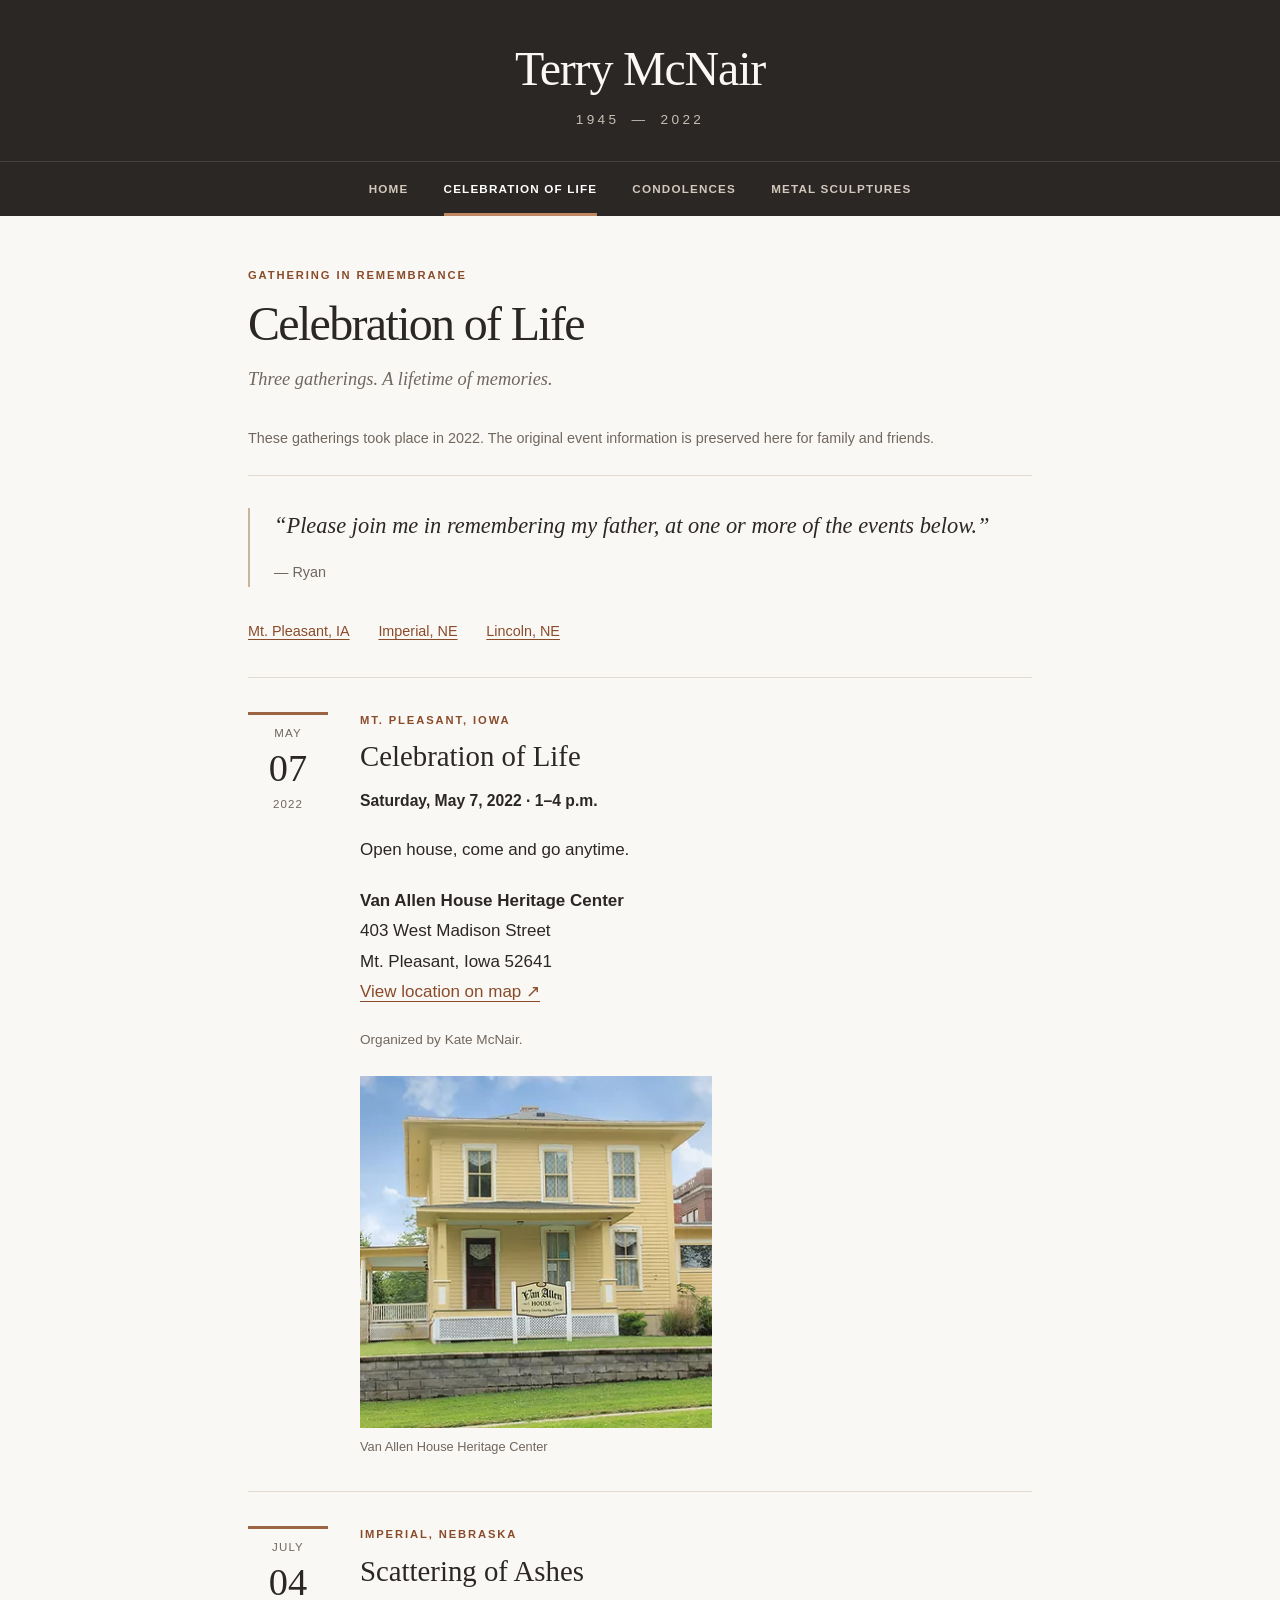
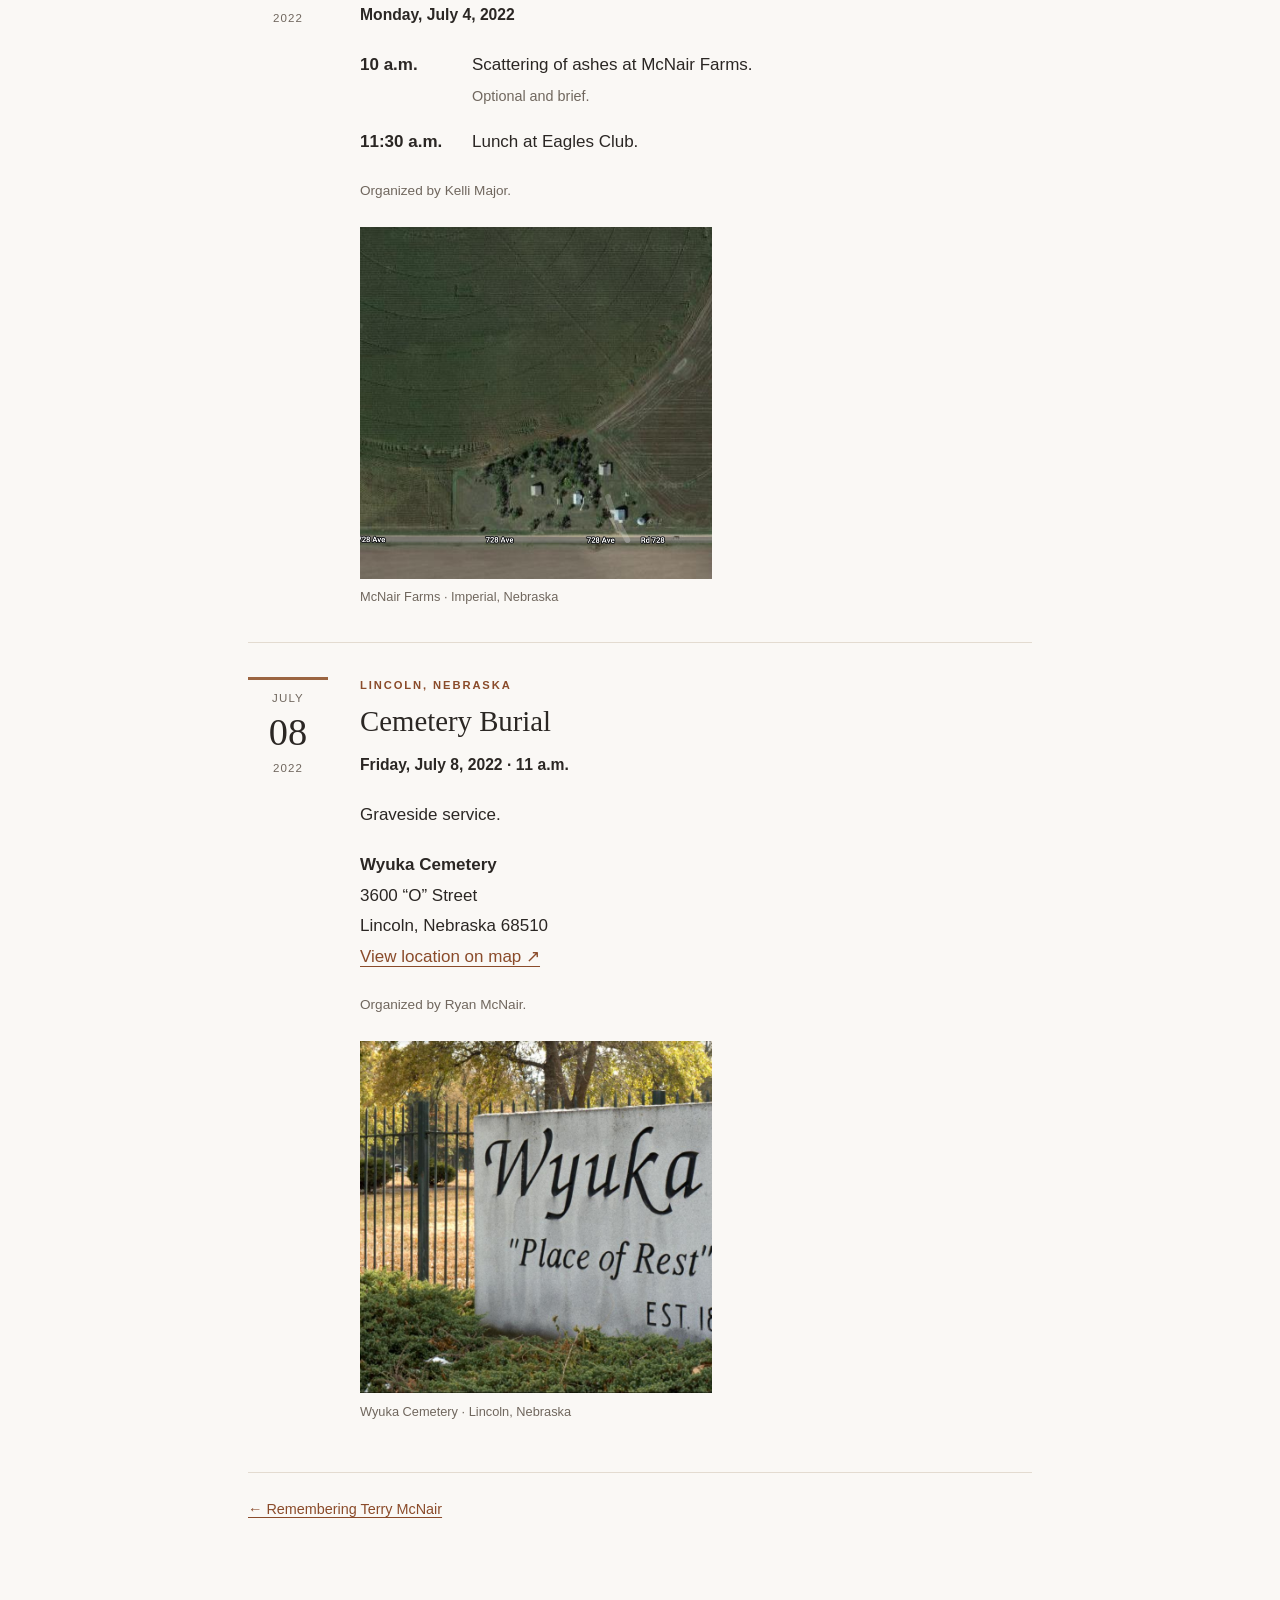
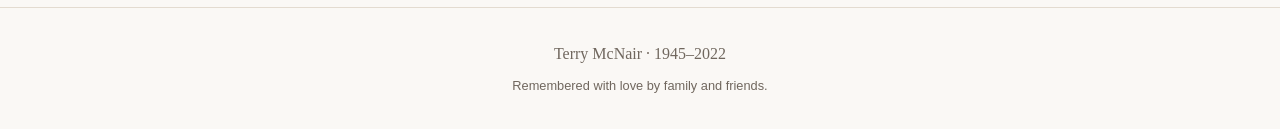
<file: celebration-of-life.html>
<!doctype html><html lang="en"><head><!-- Google tag (gtag.js) -->
<script async src="https://www.googletagmanager.com/gtag/js?id=G-TC96XVYT4N"></script>
<script>
  window.dataLayer = window.dataLayer || [];
  function gtag(){dataLayer.push(arguments);}
  gtag('js', new Date());

  gtag('config', 'G-TC96XVYT4N');
</script><meta charset="utf-8"><meta name="viewport" content="width=device-width,initial-scale=1"><title>Terry McNair</title><link rel="canonical" href="https://www.terrymcnair.com/celebration-of-life/"><meta http-equiv="refresh" content="0;url=./celebration-of-life/"></head><body><p><a href="./celebration-of-life/">Continue to Terry McNair’s memorial website</a>.</p></body></html>
</file>
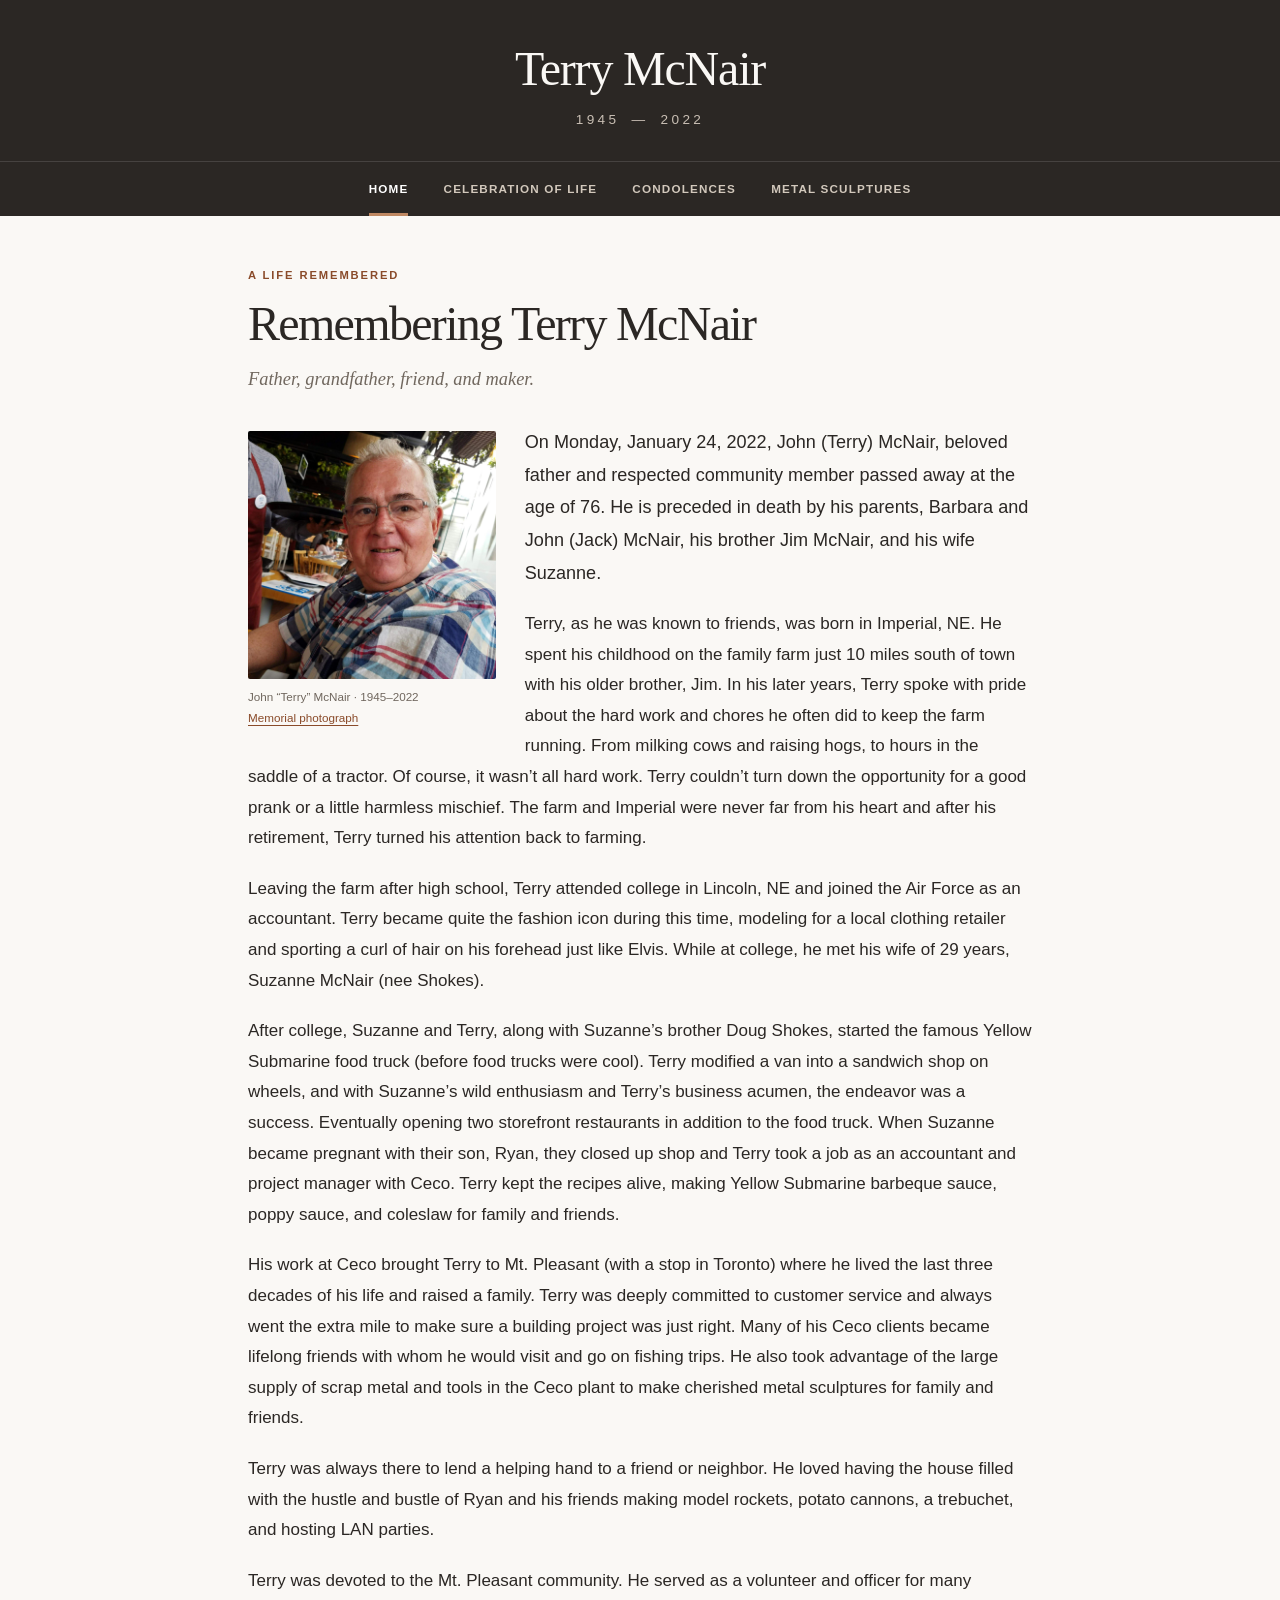
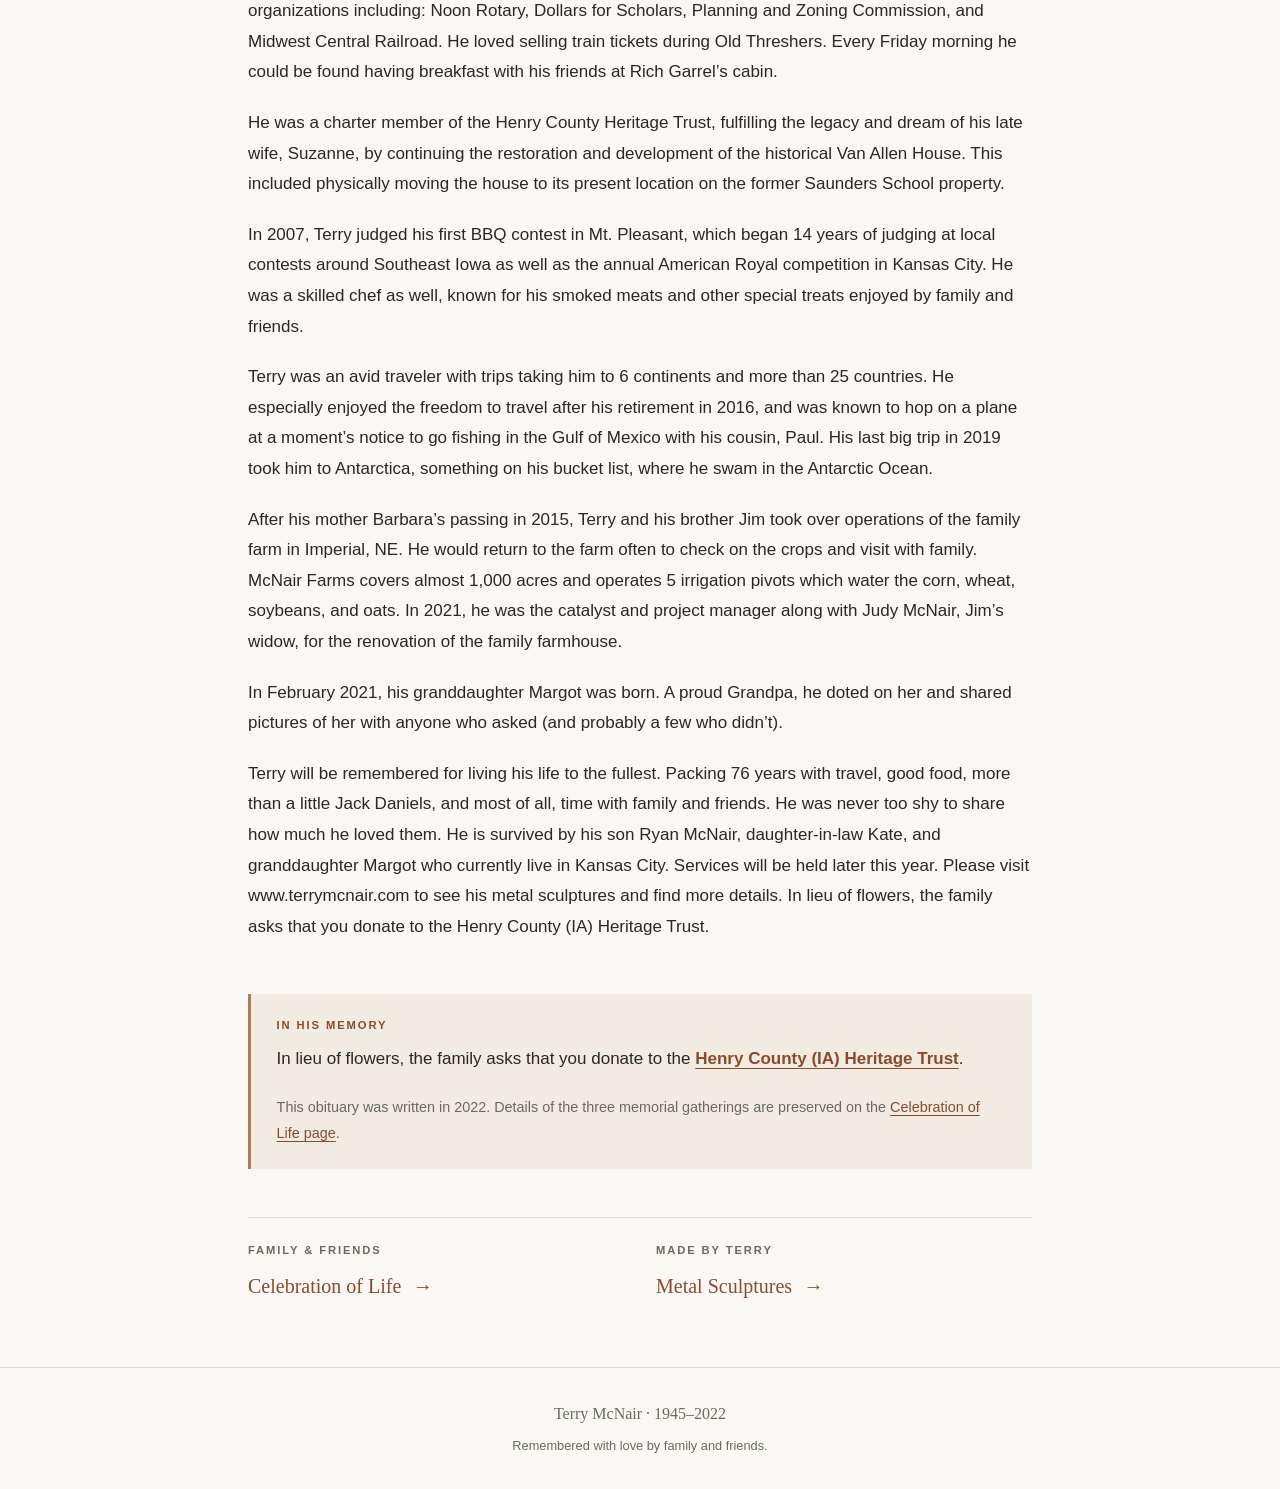
<file: home.html>
<!doctype html><html lang="en"><head><!-- Google tag (gtag.js) -->
<script async src="https://www.googletagmanager.com/gtag/js?id=G-TC96XVYT4N"></script>
<script>
  window.dataLayer = window.dataLayer || [];
  function gtag(){dataLayer.push(arguments);}
  gtag('js', new Date());

  gtag('config', 'G-TC96XVYT4N');
</script><meta charset="utf-8"><meta name="viewport" content="width=device-width,initial-scale=1"><title>Terry McNair</title><link rel="canonical" href="https://www.terrymcnair.com/"><meta http-equiv="refresh" content="0;url=./"></head><body><p><a href="./">Continue to Terry McNair’s memorial website</a>.</p></body></html>
</file>
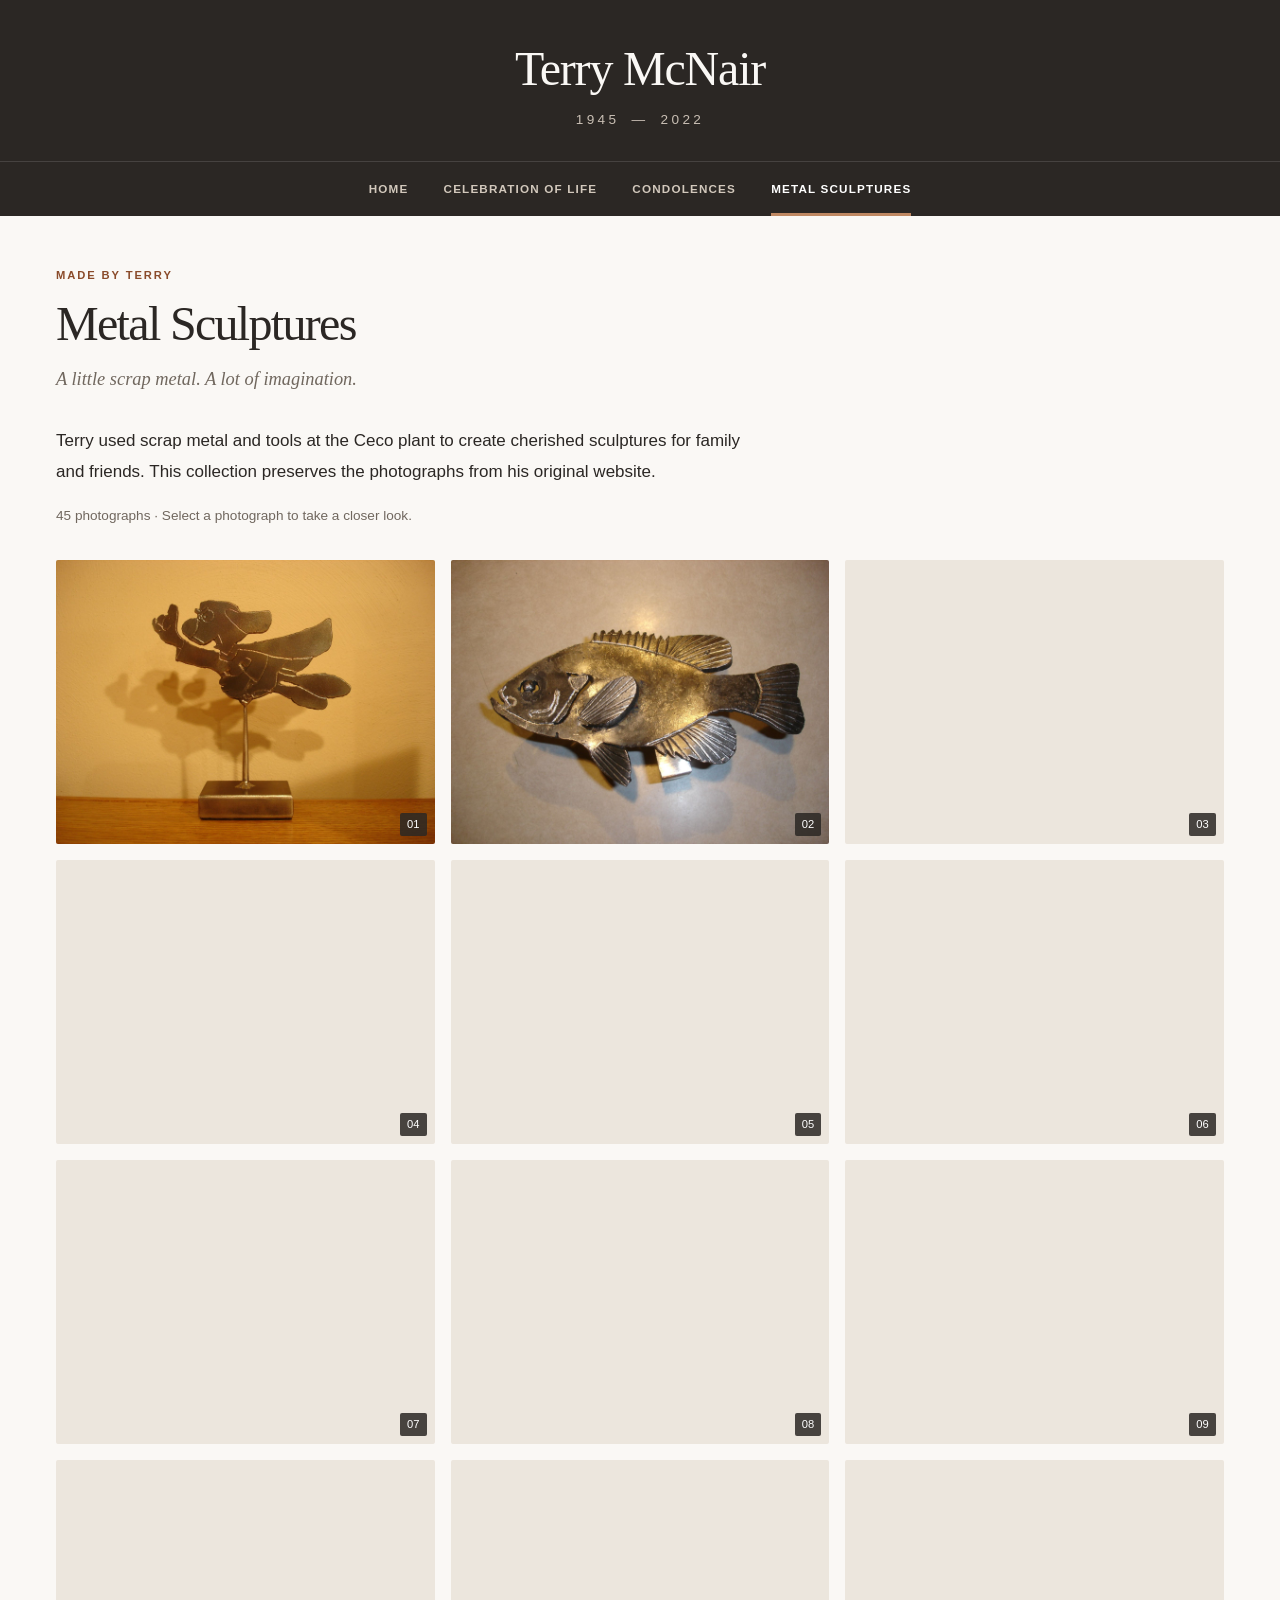
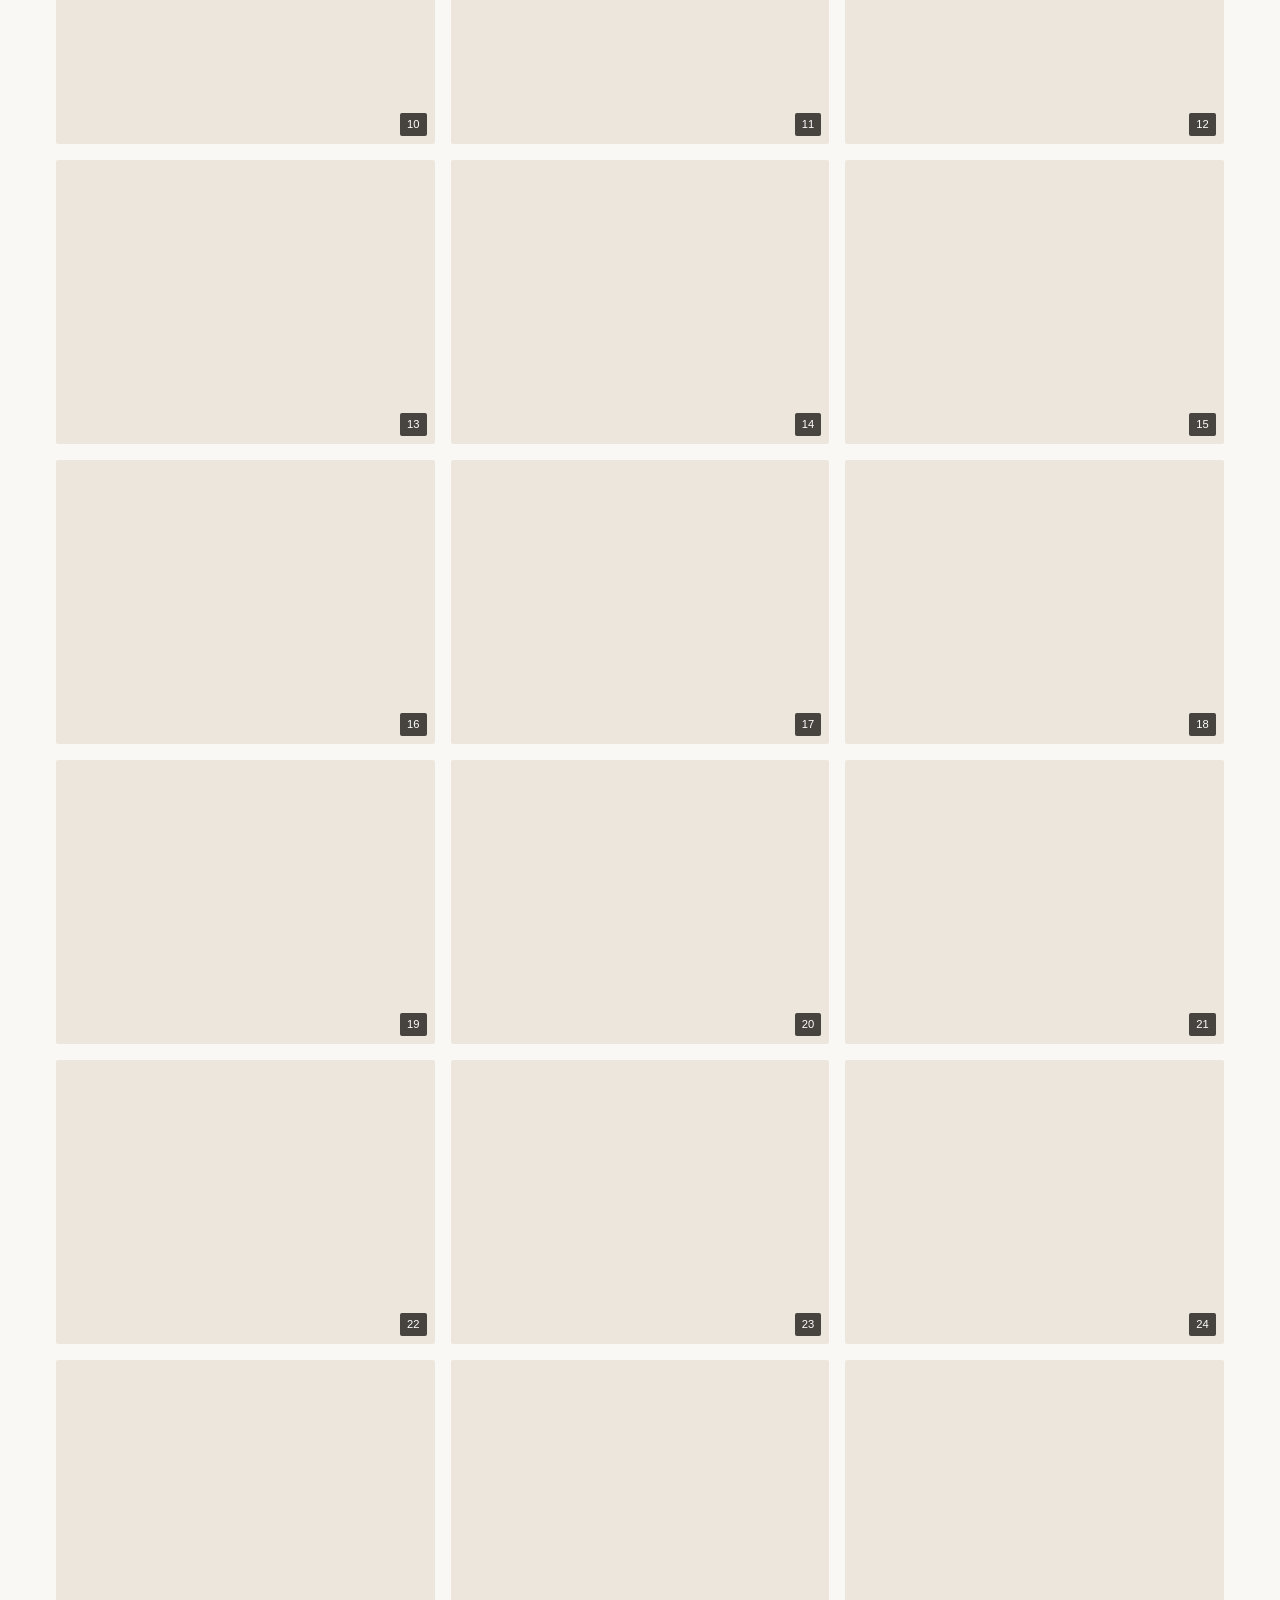
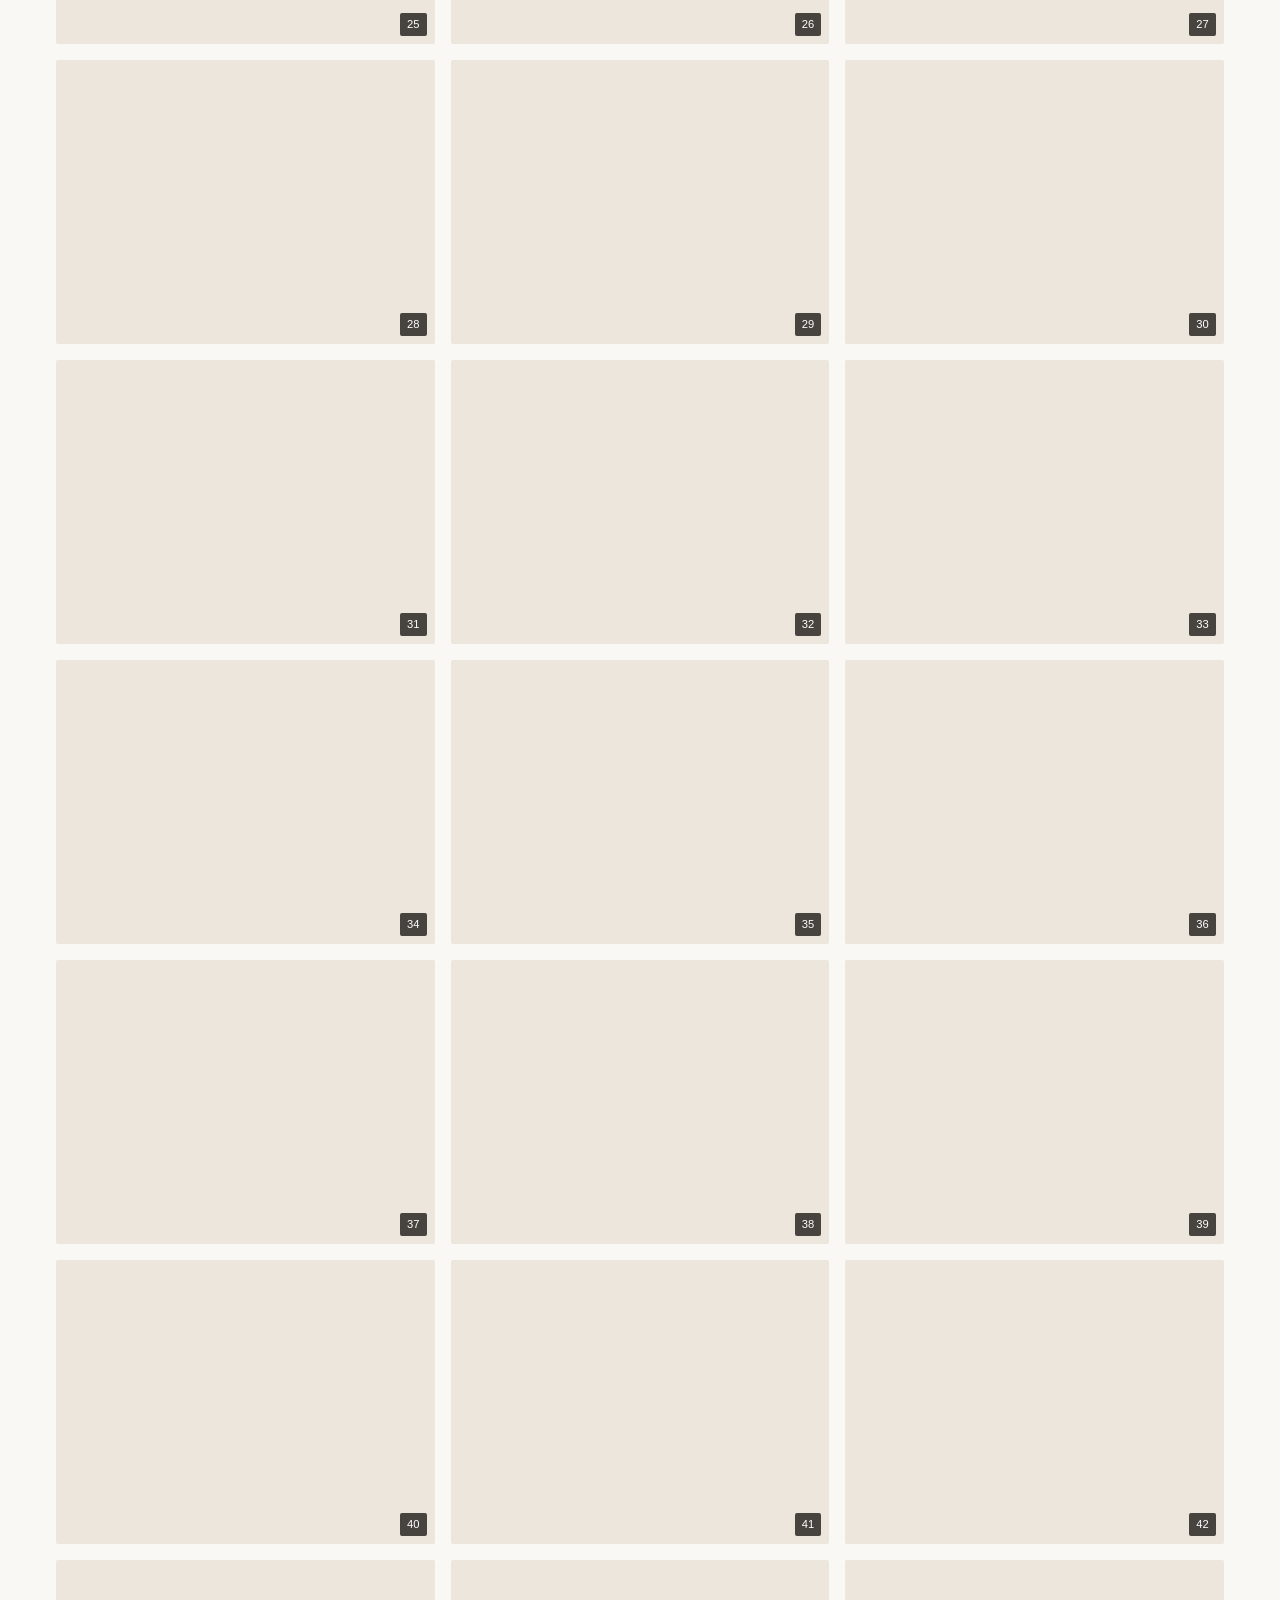
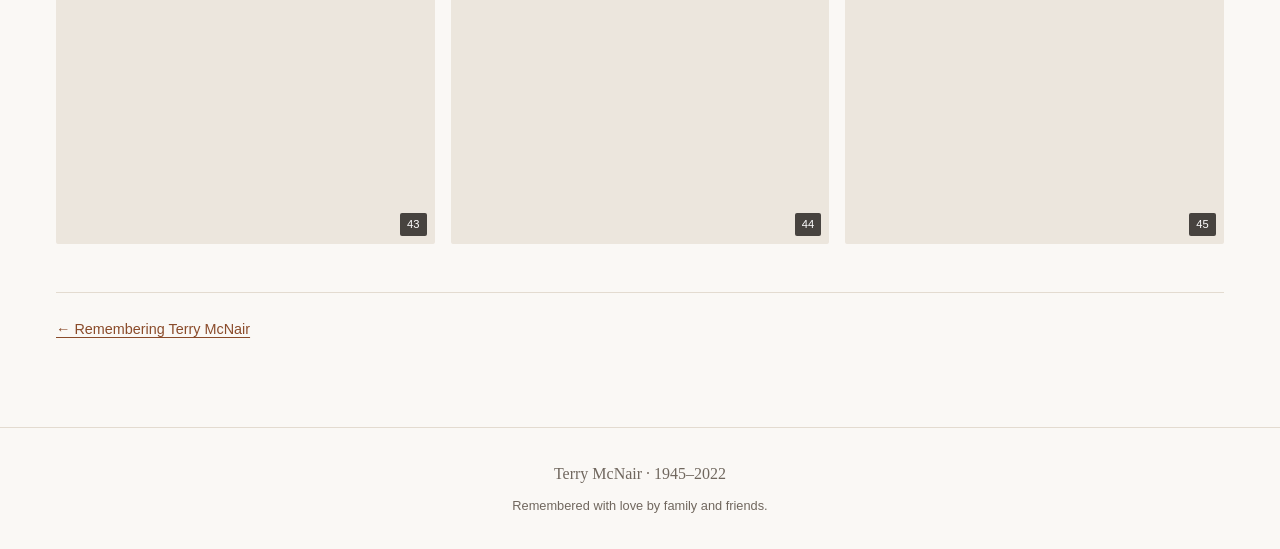
<file: metal-sculptures.html>
<!doctype html><html lang="en"><head><!-- Google tag (gtag.js) -->
<script async src="https://www.googletagmanager.com/gtag/js?id=G-TC96XVYT4N"></script>
<script>
  window.dataLayer = window.dataLayer || [];
  function gtag(){dataLayer.push(arguments);}
  gtag('js', new Date());

  gtag('config', 'G-TC96XVYT4N');
</script><meta charset="utf-8"><meta name="viewport" content="width=device-width,initial-scale=1"><title>Terry McNair</title><link rel="canonical" href="https://www.terrymcnair.com/metal-sculptures/"><meta http-equiv="refresh" content="0;url=./metal-sculptures/"></head><body><p><a href="./metal-sculptures/">Continue to Terry McNair’s memorial website</a>.</p></body></html>
</file>
<file: css/style.css>
:root{color-scheme:light;--bg:#faf8f5;--paper:#fff;--ink:#2b2724;--muted:#70675e;--accent:#8a4b2a;--rule:#e3dbd0;--serif:Georgia,'Times New Roman',serif;--sans:'Segoe UI',Arial,sans-serif}
*{box-sizing:border-box}html{-webkit-text-size-adjust:100%;scroll-behavior:smooth;scroll-padding-top:1.5rem}body{margin:0;background:var(--bg);color:var(--ink);font:1.0625rem/1.8 var(--sans)}a{color:var(--accent);text-underline-offset:.22em}a:hover{color:#63371f}a:focus-visible,button:focus-visible{outline:3px solid #aa673f;outline-offset:5px}img{display:block;max-width:100%;height:auto}h1,h2{font-family:var(--serif);font-weight:400;line-height:1.2}h1{font-size:clamp(2.15rem,5vw,3rem);letter-spacing:-.035em;margin:.5rem 0 .8rem}h2{font-size:1.8rem;margin:0 0 1rem}p{margin:0 0 1.25rem}.small{font-size:.9rem;color:var(--muted)}.skip-link{position:fixed;top:-8rem;left:1rem;padding:.5rem 1rem;background:white;z-index:10}.skip-link:focus{top:1rem}
.site-header{background:#2b2724;color:#faf8f5}.masthead{text-align:center;padding:2.5rem 1rem 1.8rem}.site-title{font:400 clamp(2.2rem,6vw,3rem)/1.2 var(--serif);text-decoration:none;color:#faf8f5;letter-spacing:-.025em}.site-title:hover{color:white}.life-dates{font-size:.85rem;letter-spacing:.25em;margin:.65rem 0 0;color:#c9bfb4}.life-dates span{margin:0 .3rem}.site-header nav{border-top:1px solid #ffffff20}.site-header ul{margin:0 auto;padding:0 1rem;list-style:none;display:flex;gap:2.2rem;justify-content:center;max-width:60rem}.site-header nav a{display:block;padding:1rem 0 .85rem;text-decoration:none;color:#d2c8bc;text-transform:uppercase;letter-spacing:.1em;font-size:.73rem;font-weight:600;border-bottom:3px solid transparent}.site-header nav a:hover,.site-header nav a[aria-current]{color:#fff;border-color:#bf8862}
main{padding:3.2rem 1.5rem 4rem;margin:auto}.reading{max-width:52rem}.wide{max-width:76rem}.page-heading{margin-bottom:2rem}.eyebrow{text-transform:uppercase;letter-spacing:.17em;font-size:.7rem;font-weight:700;line-height:1.6;color:var(--accent);margin:0 0 .6rem}.subtitle{font:italic 1.15rem/1.6 var(--serif);color:var(--muted);margin:0}.obituary{display:flow-root}.obituary>p:first-of-type{font-size:1.13rem}.portrait{float:left;width:15.5rem;max-width:42%;margin:.3rem 1.8rem 1rem 0}.portrait img{border-radius:2px}.portrait figcaption{font-size:.73rem;color:var(--muted);margin-top:.4rem}.memorial-note{border-left:3px solid #b07c55;padding:1.4rem 1.6rem;background:#f1ebe2;margin:2rem 0 3rem}.memorial-note p:last-child{margin-bottom:0}.memories{border-top:1px solid var(--rule);padding-top:2rem}.memory-gallery{display:grid;grid-template-columns:repeat(4,1fr);gap:.65rem}.memory-gallery img{width:100%;aspect-ratio:1;object-fit:cover}.gallery-item{display:block;position:relative;overflow:hidden;border-radius:2px}.gallery-item:hover img{filter:brightness(1.06)}.explore{display:grid;grid-template-columns:1fr 1fr;gap:2rem;margin-top:2.5rem;padding-top:1.5rem;border-top:1px solid var(--rule)}.explore>a{text-decoration:none}.explore .eyebrow{display:block;color:var(--muted)}.explore>a>span:last-child{font:1.25rem/1.6 var(--serif)}.explore>a>span:last-child>span{margin-left:.4rem}
.archive-note{font-size:.9rem;color:var(--muted);border-bottom:1px solid var(--rule);padding-bottom:1.4rem}blockquote{margin:2rem 0;padding:0 0 0 1.5rem;border-left:2px solid #c9b59d;font:italic 1.4rem/1.6 var(--serif)}blockquote p{margin-bottom:.5rem}blockquote cite{font: .9rem var(--sans);color:var(--muted)}.event-nav{display:flex;flex-wrap:wrap;gap:.6rem 1.8rem;margin:2rem 0;font-size:.9rem}.event{border-top:1px solid var(--rule);padding:2.1rem 0;display:grid;grid-template-columns:5rem 1fr;gap:2rem}.event-date{text-align:center;border-top:3px solid #9b6541;padding:.5rem 0;height:max-content;color:var(--muted);font-size:.72rem;letter-spacing:.1em;text-transform:uppercase}.event-date span{display:block}.event-date strong{display:block;font:2.4rem/1.3 var(--serif);color:var(--ink);letter-spacing:0}.event h2{margin:.35rem 0 .8rem}.event-time{font-weight:600;font-size:.98rem}address{font-style:normal}.organizer{font-size:.85rem;color:var(--muted);margin:1rem 0 0}.schedule{display:grid;grid-template-columns:6rem 1fr;gap:1rem;margin:1.3rem 0}.schedule dt{font-weight:600}.schedule dd{margin:0}.back-link{border-top:1px solid var(--rule);padding-top:1.5rem;margin-top:1rem;font-size:.9rem}
.wide .page-heading,.gallery-intro{max-width:43rem}.gallery-intro{margin-bottom:1rem}.gallery-hint{font-size:.85rem;color:var(--muted);margin-bottom:2rem}.sculpture-gallery{display:grid;grid-template-columns:repeat(3,minmax(0,1fr));gap:1rem;margin-bottom:3rem}.sculpture-gallery .gallery-item{background:#ece6dd}.sculpture-gallery img{width:100%;height:100%;aspect-ratio:4/3;object-fit:contain}.photo-number{position:absolute;bottom:.5rem;right:.5rem;border-radius:2px;background:#2b2724d9;color:#fff;font-size:.7rem;padding:.1rem .45rem}.site-footer{border-top:1px solid var(--rule);text-align:center;padding:2rem 1rem;color:var(--muted);font-size:.8rem}.site-footer p{margin:0}.site-footer p:first-child{font-family:var(--serif);font-size:1rem;margin-bottom:.3rem}
.lightbox{border:0;padding:3.5rem 3.8rem 1rem;max-width:none;max-height:none;width:100%;height:100%;background:#191715f5;color:#fff}.lightbox::backdrop{background:#191715}.lightbox[open]{display:flex;flex-direction:column;align-items:center;justify-content:center}.lightbox img{max-height:calc(100dvh - 10rem);max-width:100%;object-fit:contain;min-height:0}.lightbox p{font-size:.85rem;line-height:1.4;margin:.8rem 0 0;text-align:center}.lightbox button{position:absolute;background:transparent;color:#fff;border:0;font:2.5rem/1 var(--sans);padding:.5rem .8rem;cursor:pointer;min-width:44px;min-height:44px}.lightbox .close{right:.8rem;top:.5rem}.lightbox .prev{left:.4rem;top:45%}.lightbox .next{right:.4rem;top:45%}.lightbox-help{color:#c7bdb0;font-size:.75rem!important}
.event-photo{margin:1.5rem 0 0;max-width:22rem}.event-photo img{width:100%;height:auto}.event-photo figcaption{font-size:.8rem;color:var(--muted);margin-top:.4rem}
.condolences-intro{max-width:46rem;color:var(--muted);font:italic 1.08rem/1.7 var(--serif);margin:0 0 2.25rem}.condolence-list{display:grid;gap:1.5rem}.condolence{position:relative;background:var(--paper);border:1px solid var(--rule);border-top:4px solid #b47750;border-radius:3px;padding:2.25rem 2.5rem;box-shadow:0 .5rem 1.6rem #3b2a1c0a}.condolence--with-photo{display:grid;grid-template-columns:18rem minmax(0,1fr);gap:2.5rem;align-items:start}.condolence-body>p{font:1.18rem/1.8 var(--serif);margin:0}.condolence-body footer{display:flex;flex-wrap:wrap;align-items:baseline;justify-content:space-between;gap:.35rem 1.25rem;margin-top:1.8rem;padding-top:1.1rem;border-top:1px solid var(--rule)}.condolence-body h2{font:600 1rem/1.4 var(--sans);margin:0;color:var(--ink)}.condolence-body time{font-size:.86rem;color:var(--muted)}.condolence-photo{grid-column:1;grid-row:1;margin:0}.condolence--with-photo .condolence-body{grid-column:2;grid-row:1}.condolence-photo img{width:100%;aspect-ratio:1;object-fit:cover;border-radius:2px}.condolence-photo figcaption{font-size:.8rem;line-height:1.55;color:var(--muted);margin-top:.65rem}.condolence-list+.back-link{margin-top:2rem}
@media(max-width:40rem){main{padding:2.2rem 1.15rem 3rem}.masthead{padding:2rem 1rem 1.5rem}.site-header ul{gap:1.3rem}.site-header nav a{font-size:.66rem;letter-spacing:.06em}.portrait{width:12rem;margin-right:1.2rem}.sculpture-gallery{grid-template-columns:repeat(2,minmax(0,1fr));gap:.6rem}.event{gap:1.1rem;grid-template-columns:3.8rem 1fr}.event h2{font-size:1.6rem}.schedule{grid-template-columns:1fr;gap:.25rem}.schedule dd{margin-bottom:.7rem}.memory-gallery{grid-template-columns:repeat(2,1fr)}.explore{gap:1rem}.lightbox{padding:3.5rem 2.8rem 1rem}}
@media(max-width:48rem){.condolence--with-photo{grid-template-columns:14rem minmax(0,1fr);gap:1.75rem}.condolence{padding:1.75rem}}
@media(max-width:40rem){.site-header ul{flex-wrap:wrap;gap:0 1.3rem}.site-header nav a{padding:.75rem 0 .65rem}.condolence--with-photo{grid-template-columns:1fr}.condolence--with-photo .condolence-body{grid-column:1;grid-row:1}.condolence-photo{grid-column:1;grid-row:2;max-width:24rem}.condolence-body>p{font-size:1.08rem}.condolence-body footer{display:block}.condolence-body time{display:block;margin-top:.25rem}}
@media(max-width:25rem){.portrait{float:none;max-width:100%;width:100%;margin:0 0 1.5rem}.site-header ul{gap:.9rem}.explore{grid-template-columns:1fr}}
@media(prefers-reduced-motion:reduce){html{scroll-behavior:auto}}
@media print{.site-header nav,.explore,.gallery-hint,.back-link{display:none}body{background:white;color:black;font-size:11pt}.site-header{background:white;color:black}.site-title,.life-dates{color:black}main{padding-top:1rem}.gallery-item{break-inside:avoid}.event{break-inside:avoid}.lightbox{display:none!important}}
</file>
